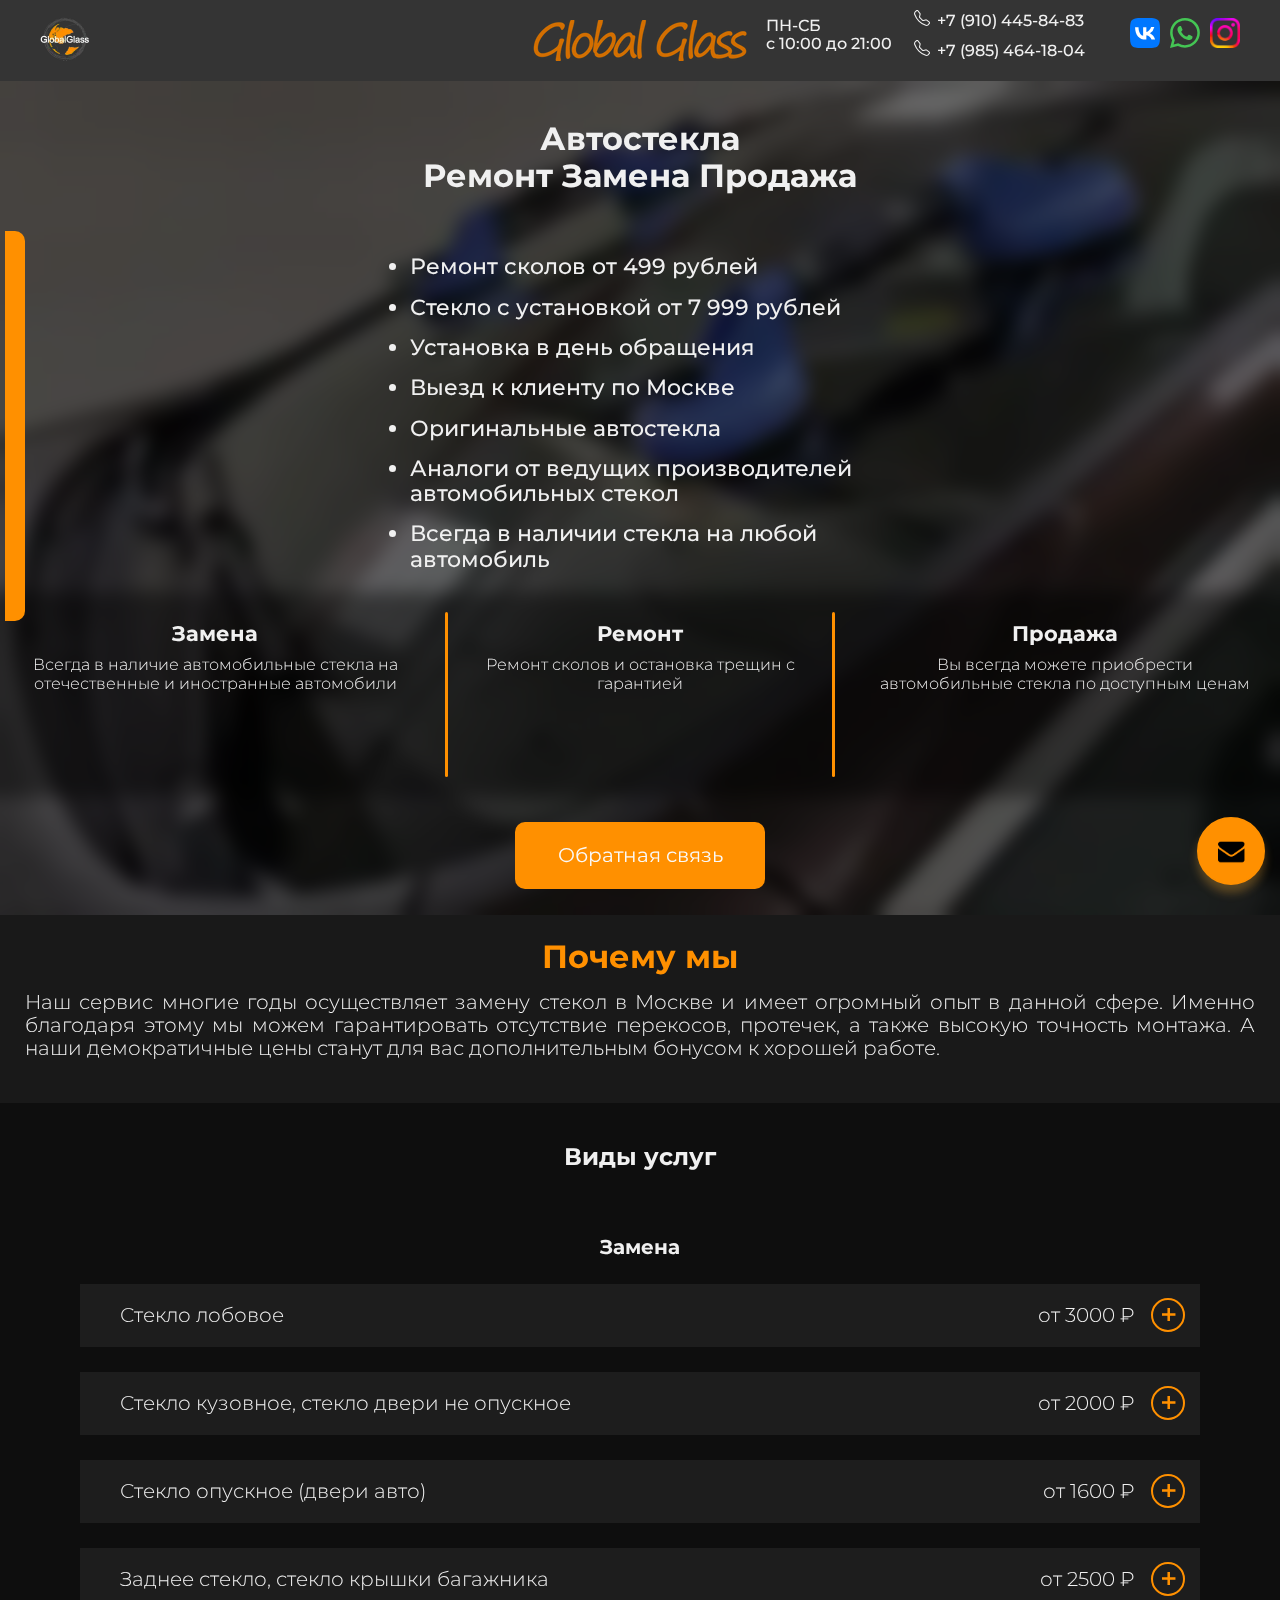
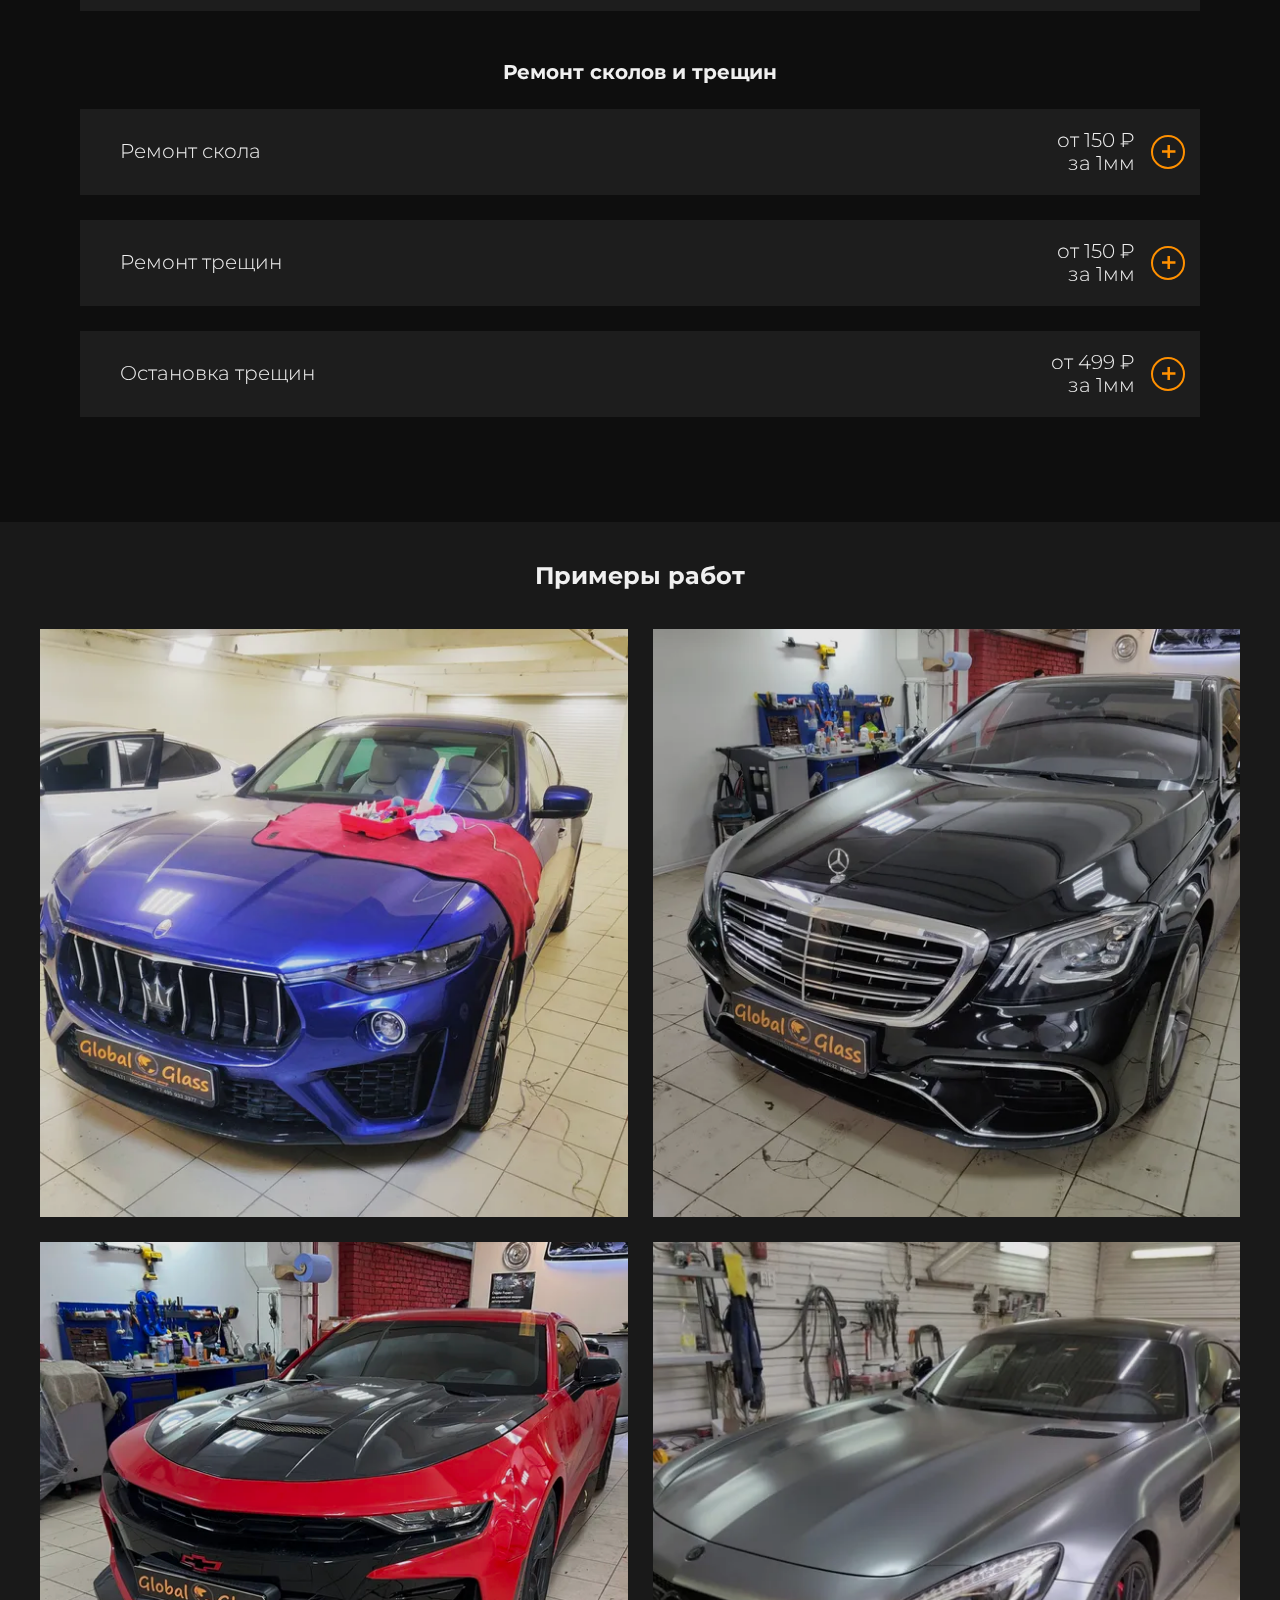
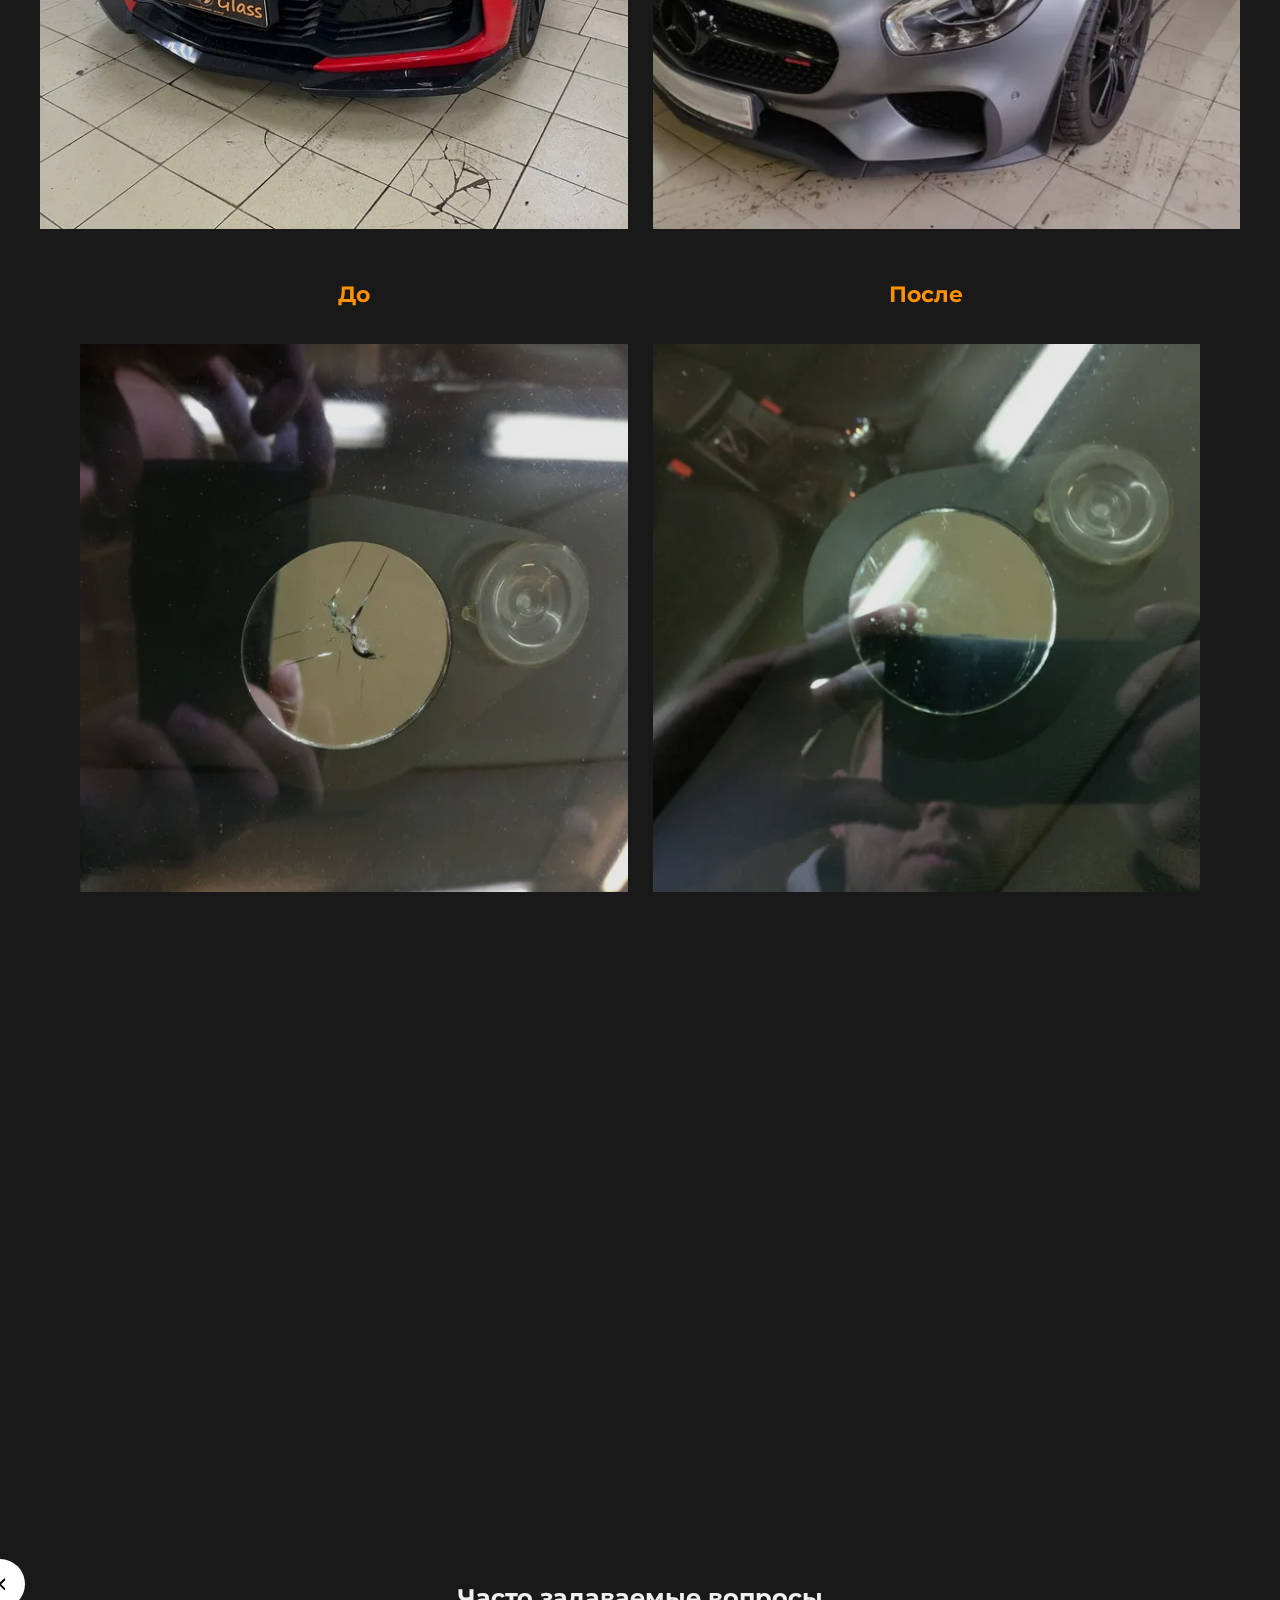
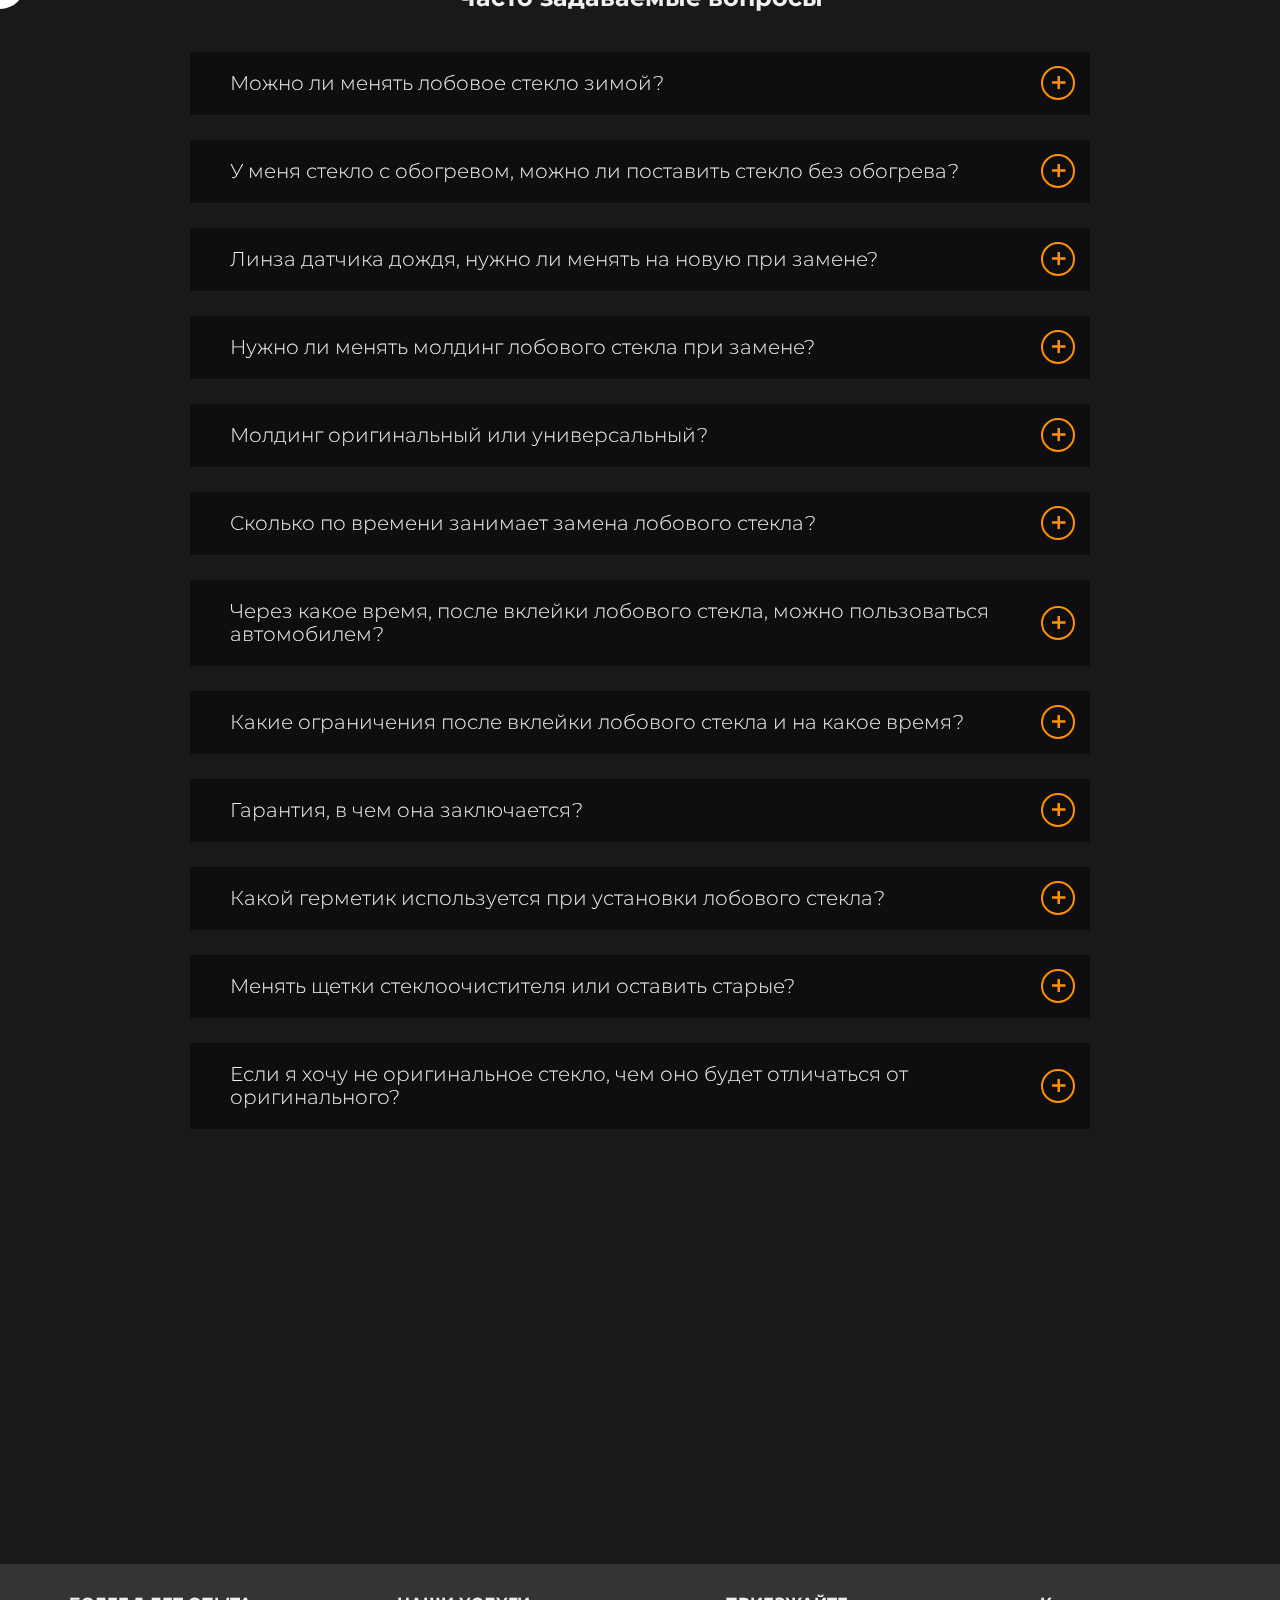
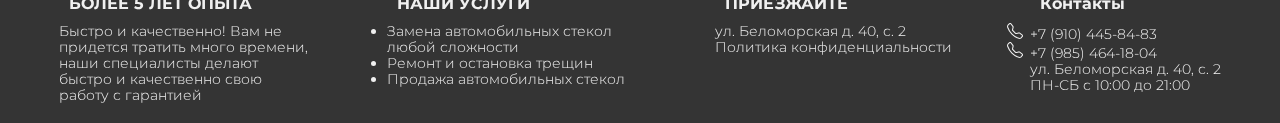
<file: src/index.html>
<!DOCTYPE html>
<html lang="ru">

<head>
    <!-- SEO v2-->
    <title>Автостекла | Замена автостекл | Ремонт лобовых стекол | Москва</title>
    <meta name="description"
        content="Автостекла Москва. Замена лобовых стекол. Ремонт сколов и трещин. Качественна замена лбовых стекол, с гарантией.">
    <meta name="yandex-verification" content="1706c20ebe7dd526">
    <meta name="yandex-verification" content="3401a4023170b432">
    <meta name="google-site-verification" content="xxRTWtLs5XyOaQaM4D-fye9gOdaWspdoz71iXRnNdbo">
    <meta charset="utf-8">
    <link rel="canonical" href="https://www.mosglobalglass.ru">
    <meta property="og:title" content="Автостекла | Замена автостекл | Ремонт лобовых стекол | Москва">
    <meta property="og:description"
        content="Автостекла Москва. Замена лобовых стекол. Ремонт сколов и трещин. Качественна замена лбовых стекол, с гарантией.">
    <meta property="og:image"
        content="https://static.wixstatic.com/media/c5bb09_d28610767b764aada486eb9123453c62~mv2.png/v1/fill/w_500,h_500,al_c/c5bb09_d28610767b764aada486eb9123453c62~mv2.png">
    <meta property="og:image:width" content="500">
    <meta property="og:image:height" content="500">
    <meta property="og:url" content="https://www.mosglobalglass.ru">
    <meta property="og:site_name" content="Автостекла Москва">
    <meta property="og:type" content="website">

    <meta name="google-site-verification" content="xxRTWtLs5XyOaQaM4D-fye9gOdaWspdoz71iXRnNdbo">
    <meta name="twitter:card" content="summary_large_image">
    <meta name="twitter:title" content="Автостекла | Замена автостекл | Ремонт лобовых стекол | Москва">
    <meta name="twitter:description"
        content="Автостекла Москва. Замена лобовых стекол. Ремонт сколов и трещин. Качественна замена лбовых стекол, с гарантией.">
    <meta name="twitter:image"
        content="https://static.wixstatic.com/media/c5bb09_d28610767b764aada486eb9123453c62~mv2.png/v1/fill/w_500,h_500,al_c/c5bb09_d28610767b764aada486eb9123453c62~mv2.png">
    <meta name="yandex-verification" content="40fe1dce431a5c42">
    <!-- <meta http-equiv="X-UA-Compatible" content="IE=edge"> -->
    <link rel="apple-touch-icon" sizes="180x180" href="./assets/favicon//apple-touch-icon.png">
    <link rel="icon" type="image/png" sizes="32x32" href="./assets/favicon//favicon-32x32.png">
    <link rel="icon" type="image/png" sizes="16x16" href="./assets/favicon//favicon-16x16.png">
    <link rel="manifest" href="./assets/favicon/site.webmanifest">
    <link rel="mask-icon" href="./assets/favicon//safari-pinned-tab.svg" color="#5bbad5">
    <meta name="msapplication-TileColor" content="#da532c">
    <meta name="theme-color" content="#ffffff">

    <link href="https://fonts.googleapis.com/css?family=Montserrat:300,regular,500,600,700&display=swap&subset=cyrillic"
        rel="stylesheet">
    <link rel="shortcut icon" href="favicon.ico" type="image/x-icon">
    <meta http-equiv="X-UA-Compatible" content="IE=edge">
    <meta name="viewport" content="width=device-width, initial-scale=1.0">
    <link rel="preload" href="styles/pages/main.css" as="style">
    <link rel="preload" href="styles/pages/normalize.css" as="style">
    <link rel="stylesheet" href="styles/pages/normalize.css">
    <link rel="stylesheet" href="styles/pages/main.css">
    <link rel="preload" as="image" href="assets/bg_new.webp">

</head>

<body>

    <div class="blackout"></div>

    <header>

        <div class="header__container">
            <!-- <div class="hamburger">
                <div class="hamburger__line"></div>
                <div class="hamburger__line"></div>
                <div class="hamburger__line"></div>
            </div> -->
            <div class="header__logo-pic">
                <img src="./assets/logo_earth_orange_2.webp" alt="" width="50" height="50">
            </div>

            <div class="logo-container">
                <img width='215' height='41' src="./assets/logo.webp" alt="">
            </div>
            <div class="contacts">

                <div class="header-logotypes">
                    <a href="https://vk.com/globalglass" target="_blank" aria-label="vk">
                        <svg class="">
                            <use xlink:href="./assets/sprites/contactsSprite.svg#vk"></use>
                        </svg>
                    </a>
                    <a href="https://wa.me/%2B79104458483 " target="_blank" aria-label="whatsapp">
                        <svg class="whatsapp">
                            <use xlink:href="./assets/sprites/contactsSprite.svg#whatsapp"></use>
                        </svg>
                    </a>
                    <a href="https://www.instagram.com/mosglobalglass/" target="_blank" aria-label="instagram">
                        <img src="./assets/instagram.webp" width="30" height="30" alt="">
                    </a>
                </div>

                <ul class="header__phones-container">
                    <li><a href="tel:+79104458483" target="_blank" aria-label="Phone">+7 (910) 445-84-83</a></li>
                    <li><a href="tel:+79854641804" target="_blank" aria-label="Phone">+7 (985) 464-18-04</a></li>
                </ul>

                <p class="header__working-time">ПН-СБ <br> с 10:00 до 21:00</p>

            </div>

        </div>

    </header>
    <main>
        <div class="test">
            <div class="main__blackout"></div>
            <img src="./assets/bg_new.webp" alt="logo">
            <div class="main__service">
                <h1>
                    Автостекла <br>
                    Ремонт Замена Продажа
                </h1>
            </div>
            <ul class="main__service-list">
                <li><a href="#restore">Ремонт сколов от 499 рублей</a></li>
                <li><a href="#replacement-link">Стекло с установкой от 7 999 рублей</a></li>
                <li>Установка в день обращения</li>
                <li>Выезд к клиенту по Москве</li>
                <li>Оригинальные автостекла</li>
                <li>Аналоги от ведущих производителей автомобильных стекол</li>
                <li>Всегда в наличии стекла на любой автомобиль</li>
            </ul>

            <div class="main__service-types">
                <div class="main__service-blackout"></div>
                <div class="service-item">
                    <h2>Замена</h2>
                    <p>
                        Всегда в наличие автомобильные стекла на отечественные и иностранные автомобили</p>
                </div>
                <div class="service-item service-item--center ">
                    <h2>Ремонт</h2>
                    <p>

                        Ремонт сколов и остановка трещин с гарантией</p>
                </div>
                <div class="service-item">
                    <h2>Продажа</h2>
                    <p>

                        Вы всегда можете приобрести автомобильные стекла по доступным ценам </p>
                </div>
            </div>

            <div class="call-me-container">
                <button id="feedback">Обратная связь</button>
            </div>

        </div>


        <section class="advantages">
            <h2 class="advantages__header">Почему мы</h2>
            <p>Наш сервис многие годы осуществляет замену стекол в Москве и имеет огромный опыт в данной сфере. Именно
                благодаря этому мы можем гарантировать отсутствие перекосов, протечек, а также высокую точность монтажа.
                А
                наши демократичные цены станут для вас дополнительным бонусом к хорошей работе.</p>

        </section>
        <section class="services">
            <h2>Виды услуг</h2>
            <div class="services-container">
                <div class="replacement">
                    <h3 id="replacement-link">Замена</h3>

                    <div class="issue__container">

                        <div class="issue">
                            <p class="issue__question">Стекло лобовое</p>
                            <p class="issue__price"> от 3000 &#8381;</p>
                            <div class="accordion__arrow"><span class="accordion__arrow-item ">+</span></div>
                        </div>
                        <p class="issue__answer">Что входит в стоимость:<br>
                            Демонтаж\монтаж поводков стеклоочистителя, жабо, молдинги, датчик дождя\света, камеры
                            (если
                            имеются), стекло лобовое.
                            Переклейка датчика дождя и других элементов на стекле (Антенны сигнализаций,
                            транспондеры,
                            пропуска, регистраторы и т.п). Вклейка нового стекла lorem</p>
                    </div>
                    <div class="issue__container">

                        <div class="issue">
                            <p class="issue__question">Стекло кузовное, стекло двери не опускное</p>
                            <p class="issue__price"> от 2000 &#8381;</p>
                            <div class="accordion__arrow"><span class="accordion__arrow-item ">+</span></div>
                        </div>
                        <p class="issue__answer">Что входит в стоимость:<br>
                            Демонтаж\монтаж молдингов, стекла. Уборка салона от осколков. Вклейка нового стекла.</p>
                    </div>
                    <div class="issue__container">
                        <div class="issue">
                            <p class="issue__question">Стекло опускное (двери авто)</p>
                            <p class="issue__price"> от 1600 &#8381;</p>
                            <div class="accordion__arrow"><span class="accordion__arrow-item ">+</span></div>
                        </div>
                        <p class="issue__answer">Что входит в стоимость: <br>
                            Демонтаж\монтаж карт дверей, уплотнителей. Чистка дверей и салона от осколков. Смазка
                            стеклоподъемника, установка нового стекла.</p>
                    </div>

                    <div class="issue__container">
                        <div class="issue">
                            <p class="issue__question">Заднее стекло, стекло крышки багажника</p>
                            <p class="issue__price"> от 2500 &#8381;</p>
                            <div class="accordion__arrow"><span class="accordion__arrow-item ">+</span></div>
                        </div>
                        <p class="issue__answer">Что входит в стоимость: <br>
                            Демонтаж\монтаж карт крышки багажника (универсалы, внедорожники, лифтбек) , боковые
                            облицовки
                            (седан). Уборка салона от осколков. Установка нового стекла.</p>
                    </div>

                </div>
                <div class="restoration">
                    <h3 id="restore">Ремонт сколов и трещин</h3>

                    <div class="issue__container">

                        <div class="issue">
                            <p class="issue__question"> Ремонт скола</p>
                            <p class="issue__price"> от 150 &#8381; <br>за 1мм</p>
                            <div class="accordion__arrow"><span class="accordion__arrow-item ">+</span></div>
                        </div>
                        <p class="issue__answer">Что входит в стоимость: <br>
                            Сверление места скола. Заполнение
                            специальными полимерами,
                            "запечатывание" места сверления. Сушка под
                            ультрафиолетовой лампой <br>
                            Гарантия 1 год</p>
                    </div>
                    <div class="issue__container">

                        <div class="issue">
                            <p class="issue__question">Ремонт трещин</p>
                            <p class="issue__price"> от 150 &#8381; <br>за 1мм</p>
                            <div class="accordion__arrow"><span class="accordion__arrow-item ">+</span></div>
                        </div>
                        <p class="issue__answer">Что входит в стоимость: <br>
                            Остановка трещины. Заполнение трещины
                            специальными полимерами. "Запечатывание" <br>Гарантия 1 год</p>
                    </div>
                    <div class="issue__container">

                        <div class="issue">
                            <p class="issue__question">Остановка трещин</p>
                            <p class="issue__price"> от 499 &#8381; <br>за 1мм</p>
                            <div class="accordion__arrow"><span class="accordion__arrow-item ">+</span></div>
                        </div>
                        <p class="issue__answer">
                            Что входит в стоимость: <br>
                            Остановка трещины (сверление в конце трещины
                            и создании искусственного скола). Заполнение
                            места скола специальными полимерами. Сушка
                            под ультрафиолетовой лампой<br>
                            Гарантия 1 год</p>
                    </div>

                </div>
            </div>
        </section>


        <!-- Yandex.Metrika counter -->
        <script type="text/javascript">
            (function (m, e, t, r, i, k, a) {
                m[i] = m[i] || function () { (m[i].a = m[i].a || []).push(arguments) };
                m[i].l = 1 * new Date();
                for (var j = 0; j < document.scripts.length; j++) { if (document.scripts[j].src === r) { return; } }
                k = e.createElement(t), a = e.getElementsByTagName(t)[0], k.async = 1, k.src = r, a.parentNode.insertBefore(k, a)
            })
                (window, document, "script", "https://mc.yandex.ru/metrika/tag.js", "ym");

            ym(50977319, "init", {
                clickmap: true,
                trackLinks: true,
                accurateTrackBounce: true,
                webvisor: true
            });
        </script>
        <noscript>
            <div><img src="https://mc.yandex.ru/watch/50977319" style="position:absolute; left:-9999px;" alt="" /></div>
        </noscript>
        <!-- /Yandex.Metrika counter -->


        <div id="photos-wrapper"></div>

        <section class="issues">
            <div class="issues__container">
                <h2>Часто задаваемые вопросы</h2>
                <div class="issue__container">

                    <div class="issue">
                        <p class="issue__question">Можно ли менять лобовое стекло зимой?</p>
                        <div class="accordion__arrow"><span class="accordion__arrow-item ">+</span></div>
                    </div>
                    <p class="issue__answer">Менять стекло можно в любое время года . Главное условие- нанесение
                        герметика на стекло при
                        температуре от 10 градусов выше нуля</p>
                </div>

                <div class="issue__container">
                    <div class="issue">
                        <div class="accordion__arrow"><span class="accordion__arrow-item ">+</span></div>
                        <p class="issue__question">У меня стекло с обогревом, можно ли поставить стекло без обогрева?
                        </p>
                    </div>
                    <p class="issue__answer">Можно установить стекло без обогрева, просто разъемы под обогрев останутся
                        пустыми.</p>
                </div>


                <div class="issue__container">
                    <div class="issue">
                        <div class="accordion__arrow"><span class="accordion__arrow-item ">+</span></div>
                        <p class="issue__question">Линза датчика дождя, нужно ли менять на новую при замене?</p>
                    </div>
                    <p class="issue__answer h100">Не на всех автомобилях возможно сохранить линзу датчика дождя. Для
                        каждого авто это условие
                        индивидуально.</p>
                </div>

                <div class="issue__container">
                    <div class="issue">
                        <div class="accordion__arrow"><span class="accordion__arrow-item ">+</span></div>
                        <p class="issue__question">Нужно ли менять молдинг лобового стекла при замене?</p>
                    </div>
                    <p class="issue__answer h100">Молдинг лобового стекла-это резиновое изделие, который может со
                        временем рассыхаться и
                        трескаться, и
                        не на каждом автомобиле есть возможность сохранить его. По этому замена молдинга на прямую
                        зависит
                        от его состояния и\или возможности аккуратного демонтажа со стекла автомобиля.</p>
                </div>



                <div class="issue__container">
                    <div class="issue">
                        <div class="accordion__arrow"><span class="accordion__arrow-item ">+</span></div>
                        <p class="issue__question"> Молдинг оригинальный или универсальный?</p>
                    </div>
                    <p class="issue__answer">Все зависит от желания клиента. Молдинг-это декоративная окантовка лобового
                        стекла
                        автомобиля и
                        она
                        не несет каких либо свойств герметизации и крепления стекла к рамке лобового стекла
                        автомобиля.
                    </p>
                </div>



                <div class="issue__container">
                    <div class="issue">
                        <div class="accordion__arrow"><span class="accordion__arrow-item ">+</span></div>
                        <p class="issue__question">Сколько по времени занимает замена лобового стекла?</p>
                    </div>
                    <p class="issue__answer">В среднем замена лобового стекла занимает 1 час.</p>
                </div>



                <div class="issue__container">
                    <div class="issue">
                        <div class="accordion__arrow"><span class="accordion__arrow-item ">+</span></div>
                        <p class="issue__question">Через какое время, после вклейки лобового стекла, можно пользоваться
                            автомобилем?</p>
                    </div>
                    <p class="issue__answer">Пользоваться автомобилем можно через 20 минут после вклейки стекла, но с
                        ограничениями.</p>
                </div>



                <div class="issue__container">
                    <div class="issue">
                        <div class="accordion__arrow"><span class="accordion__arrow-item ">+</span></div>
                        <p class="issue__question">Какие ограничения после вклейки лобового стекла и на какое время?</p>
                    </div>
                    <p class="issue__answer h100 hm280">Соблюдать ограничения нужно в течение суток после вклейки.
                        Ограничения по парковки-авто
                        обязательно парковать на ровном месте (нельзя парковать авто на бордюры, сугробы, в зимнее
                        время
                        года и т.п.), чтобы избежать перекоса кузова, что может повлечет за собой неправильное
                        положение
                        стекла при высыхании герметика. Мыть автомобиль оборудованием высокого давления. Снимать
                        клейкую
                        ленту. Давить на стекло изнутри.</p>

                </div>



                <div class="issue__container">

                    <div class="issue">
                        <div class="accordion__arrow"><span class="accordion__arrow-item ">+</span></div>
                        <p class="issue__question">Гарантия, в чем она заключается?</p>
                    </div>
                    <p class="issue__answer">Гарантия дается на работу и составляет она 5 лет. Гарантия на герметичность
                        вклеенного
                        стекла,
                        крепления зеркала заднего вида, консоли датчика дождя, камер.</p>
                </div>



                <div class="issue__container">

                    <div class="issue">
                        <div class="accordion__arrow"><span class="accordion__arrow-item ">+</span></div>
                        <p class="issue__question">Какой герметик используется при установки лобового стекла?</p>
                    </div>
                    <p class="issue__answer h100">Мы используем герметик Немецкого производства на основе полиуретана, у
                        которого время
                        застывания
                        поверхностной пленки 20 минут, что позволяет эксплуатировать авто сразу после работ по
                        замене
                        стекла.</p>
                </div>
                <div class="issue__container">

                    <div class="issue">
                        <div class="accordion__arrow"><span class="accordion__arrow-item ">+</span></div>
                        <p class="issue__question">Менять щетки стеклоочистителя или оставить старые?</p>
                    </div>
                    <p class="issue__answer">Новое стекло-новые щетки! Мы рекомендуем заменить, так как, старые быстрее
                        начнут затирать
                        новое
                        стекло</p>
                </div>

                <div class="issue__container">
                    <div class="issue">
                        <div class="accordion__arrow"><span class="accordion__arrow-item ">+</span></div>
                        <p class="issue__question">Если я хочу не оригинальное стекло, чем оно будет отличаться от
                            оригинального?</p>
                    </div>
                    <p class="issue__answer h100">Не оригинальное стекло-это полная копия оригинала. Шелкография и
                        консоли датчика дождя,
                        камеры,
                        если они имеются, нити обогрев будет в точности такие же, и в тех же местах, как и на
                        оригинальном стекле Единственное отличие-это отсутствие логотипа марки Вашего авто. И само
                        собой
                        ценой, не оригинал в разы дешевле оригинала.</p>
                </div>

            </div>
        </section>

        <div id="ya-maps" class="main__maps">


        </div>


    </main>

    <footer>
        <div class="container">
            <div class="item">
                <h3>БОЛЕЕ 5 ЛЕТ ОПЫТА</h3>
                <p>Быстро и качественно! Вам не придется тратить много времени, наши специалисты делают быстро и
                    качественно свою работу с гарантией</p>
            </div>
            <div class="item">
                <h3>НАШИ УСЛУГИ</h3>

                <ul>
                    <li>Замена автомобильных стекол любой сложности</li>
                    <li>Ремонт и остановка трещин</li>
                    <li>Продажа автомобильных стекол</li>
                </ul>


            </div>
            <div class="item">
                <h3>ПРИЕЗЖАЙТЕ</h3>
                <p>ул. Беломорская д. 40, с. 2 <br> <a
                        href="https://www.mosglobalglass.ru/politika-konfidecialnosti?lang=en">Политика
                        конфиденциальности</a></p>
            </div>
            <div class="item">
                <h3>Контакты</h3>
                <ul class="item__contact-list">
                    <li><a href="tel:+79104458483" target="_blank">+7 (910) 445-84-83</a></li>
                    <li><a href="tel:+79854641804" target="_blank">+7 (985) 464-18-04</a></li>
                </ul>
                <p>ул. Беломорская д. 40, с. 2
                </p>
                <p>ПН-СБ с 10:00 до 21:00</p>
            </div>
        </div>
    </footer>

    <div id="burger-menu"></div>
    <div id="connect-window"></div>

    <script type="module" src="index.js"></script>

    <!-- <script defer src="hamburger.js"></script> -->
    <!-- <script defer src="contacts-window.js"></script>
    <script defer src="tg_bot.js"></script>
    <script defer src="issues.js"></script> -->
</body>

</html>
</file>
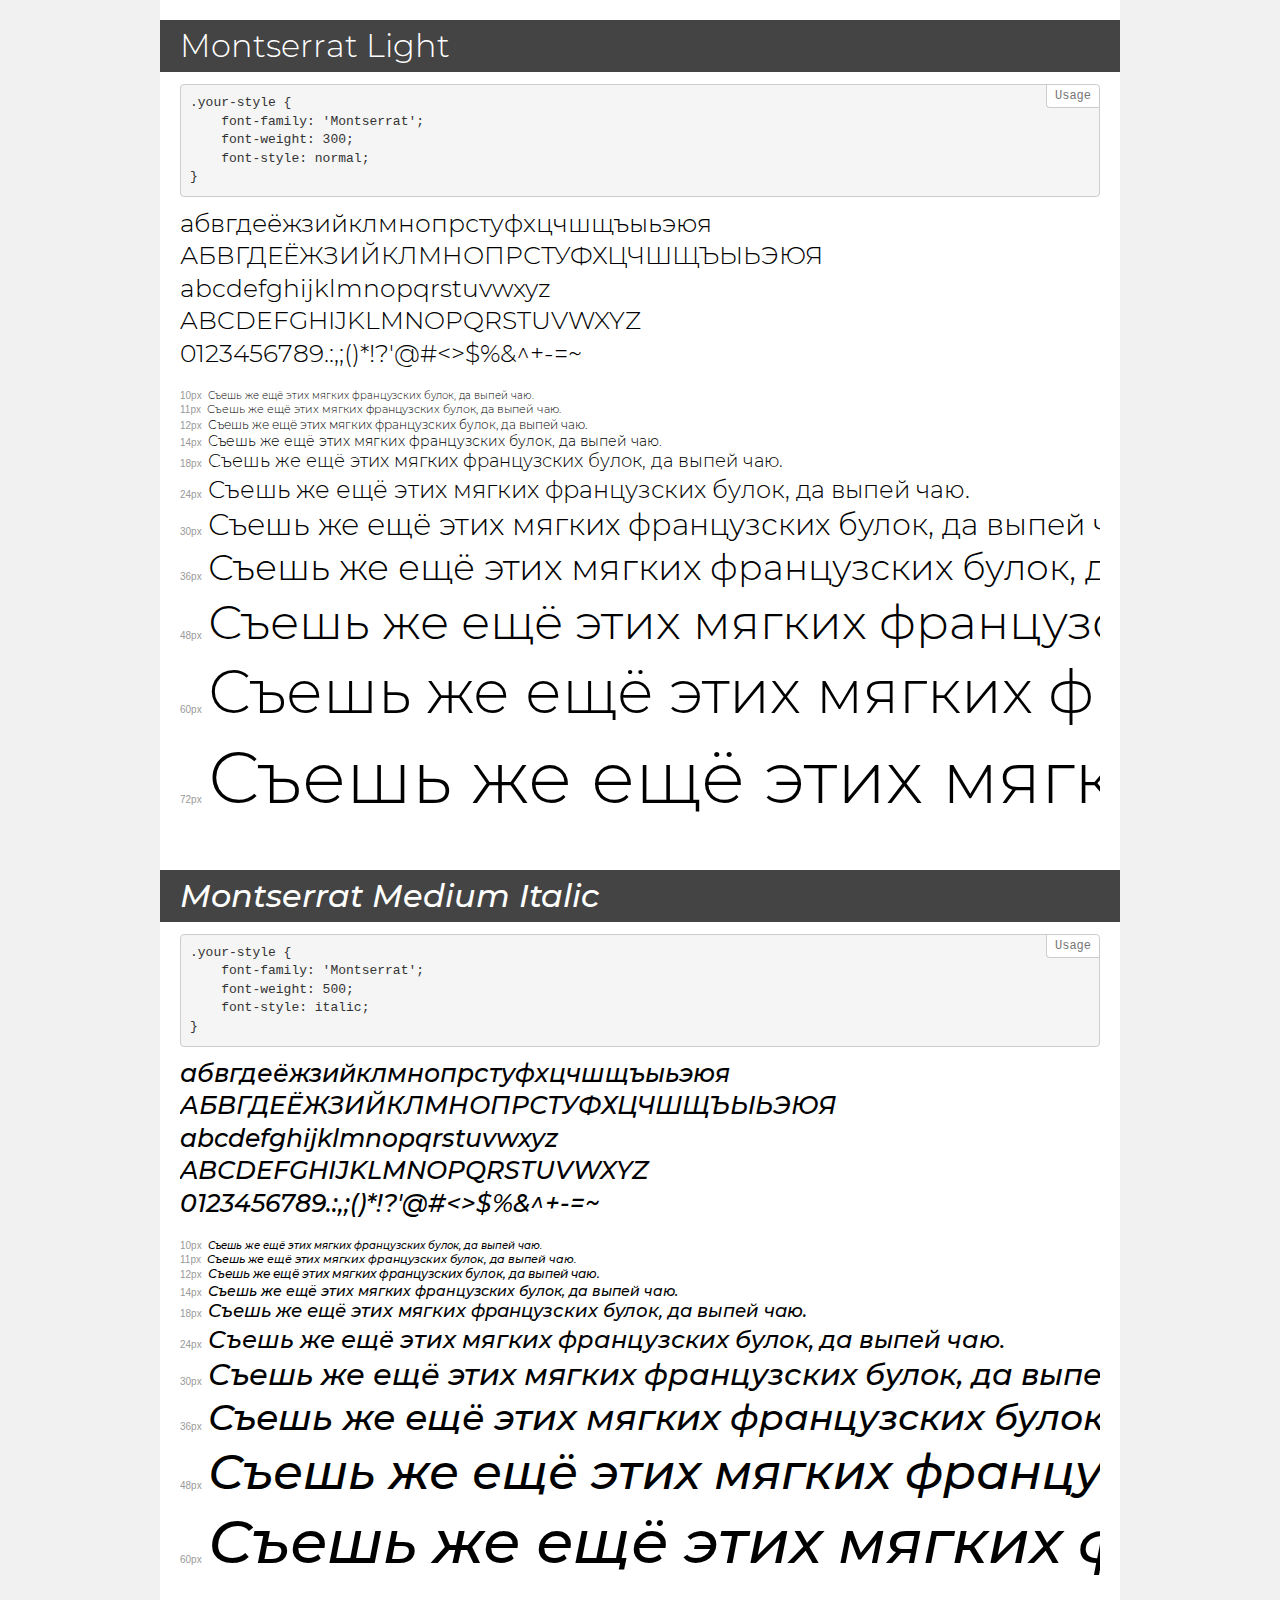
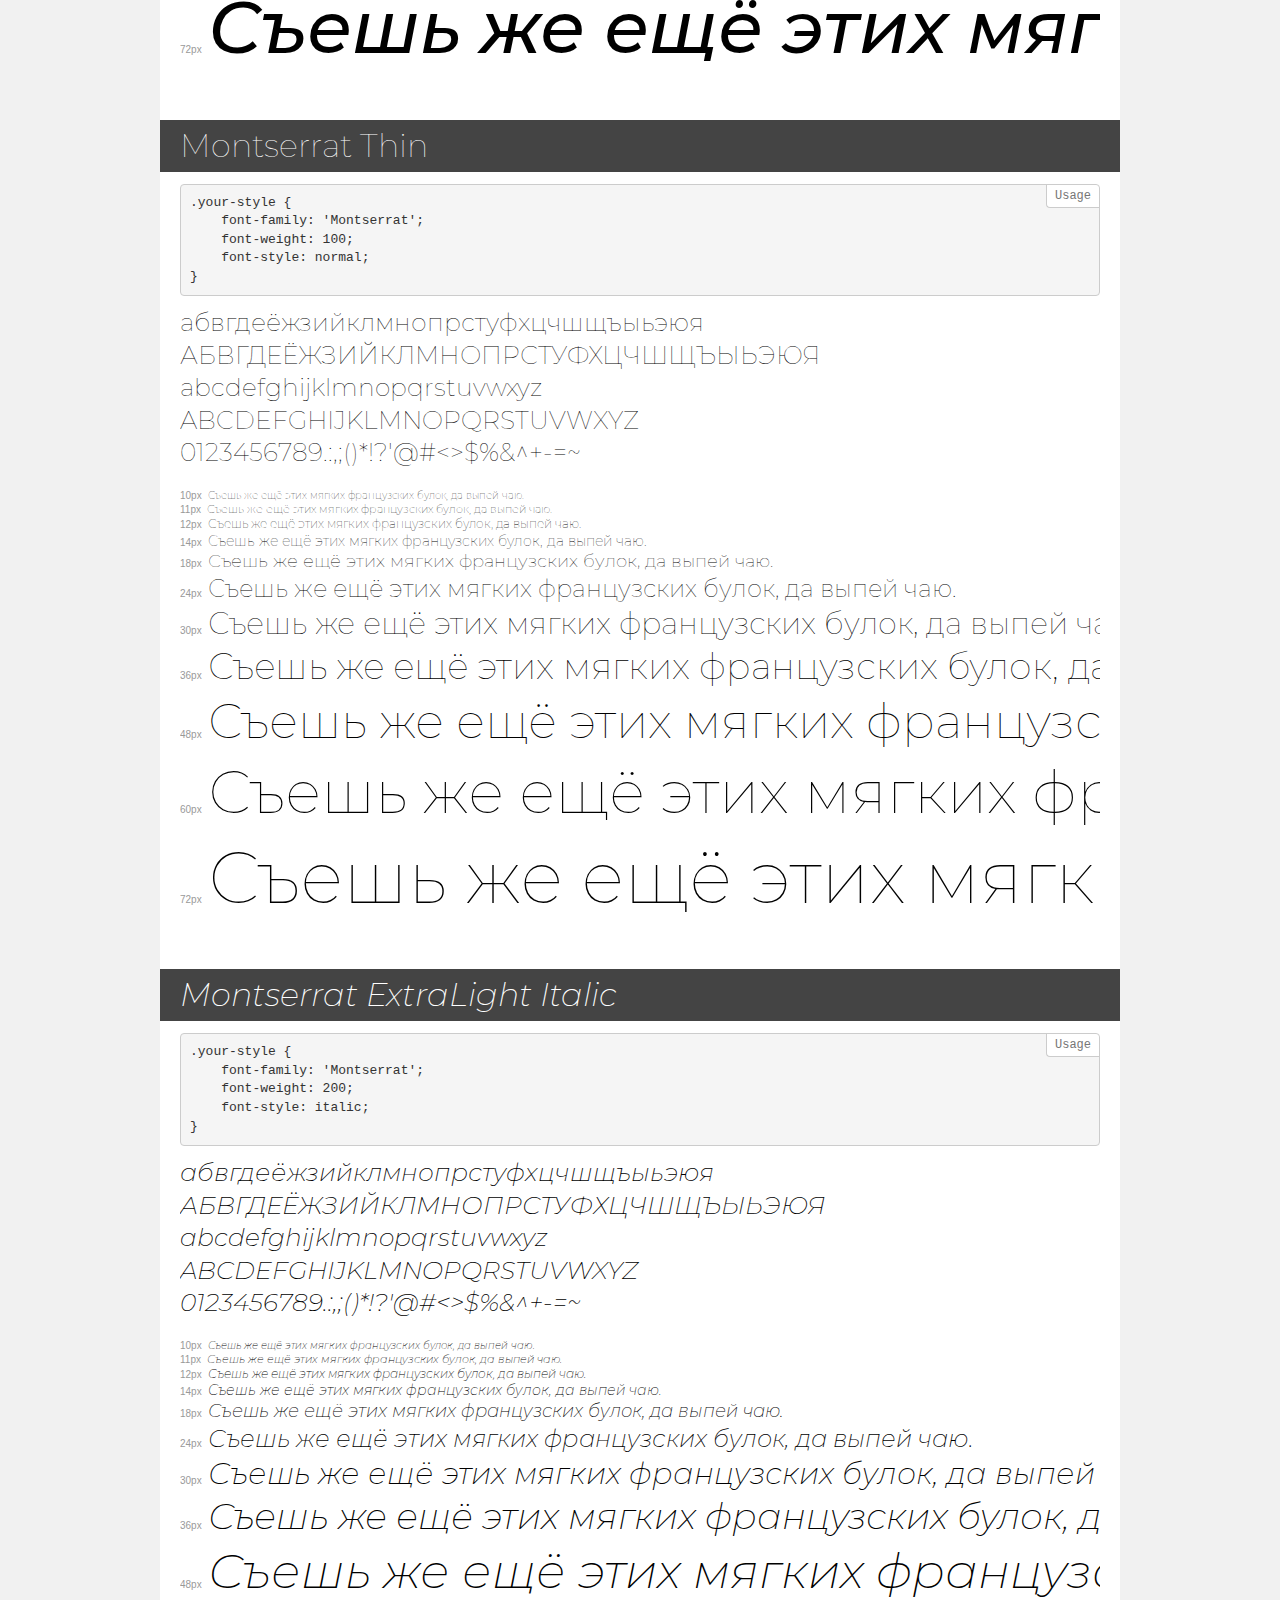
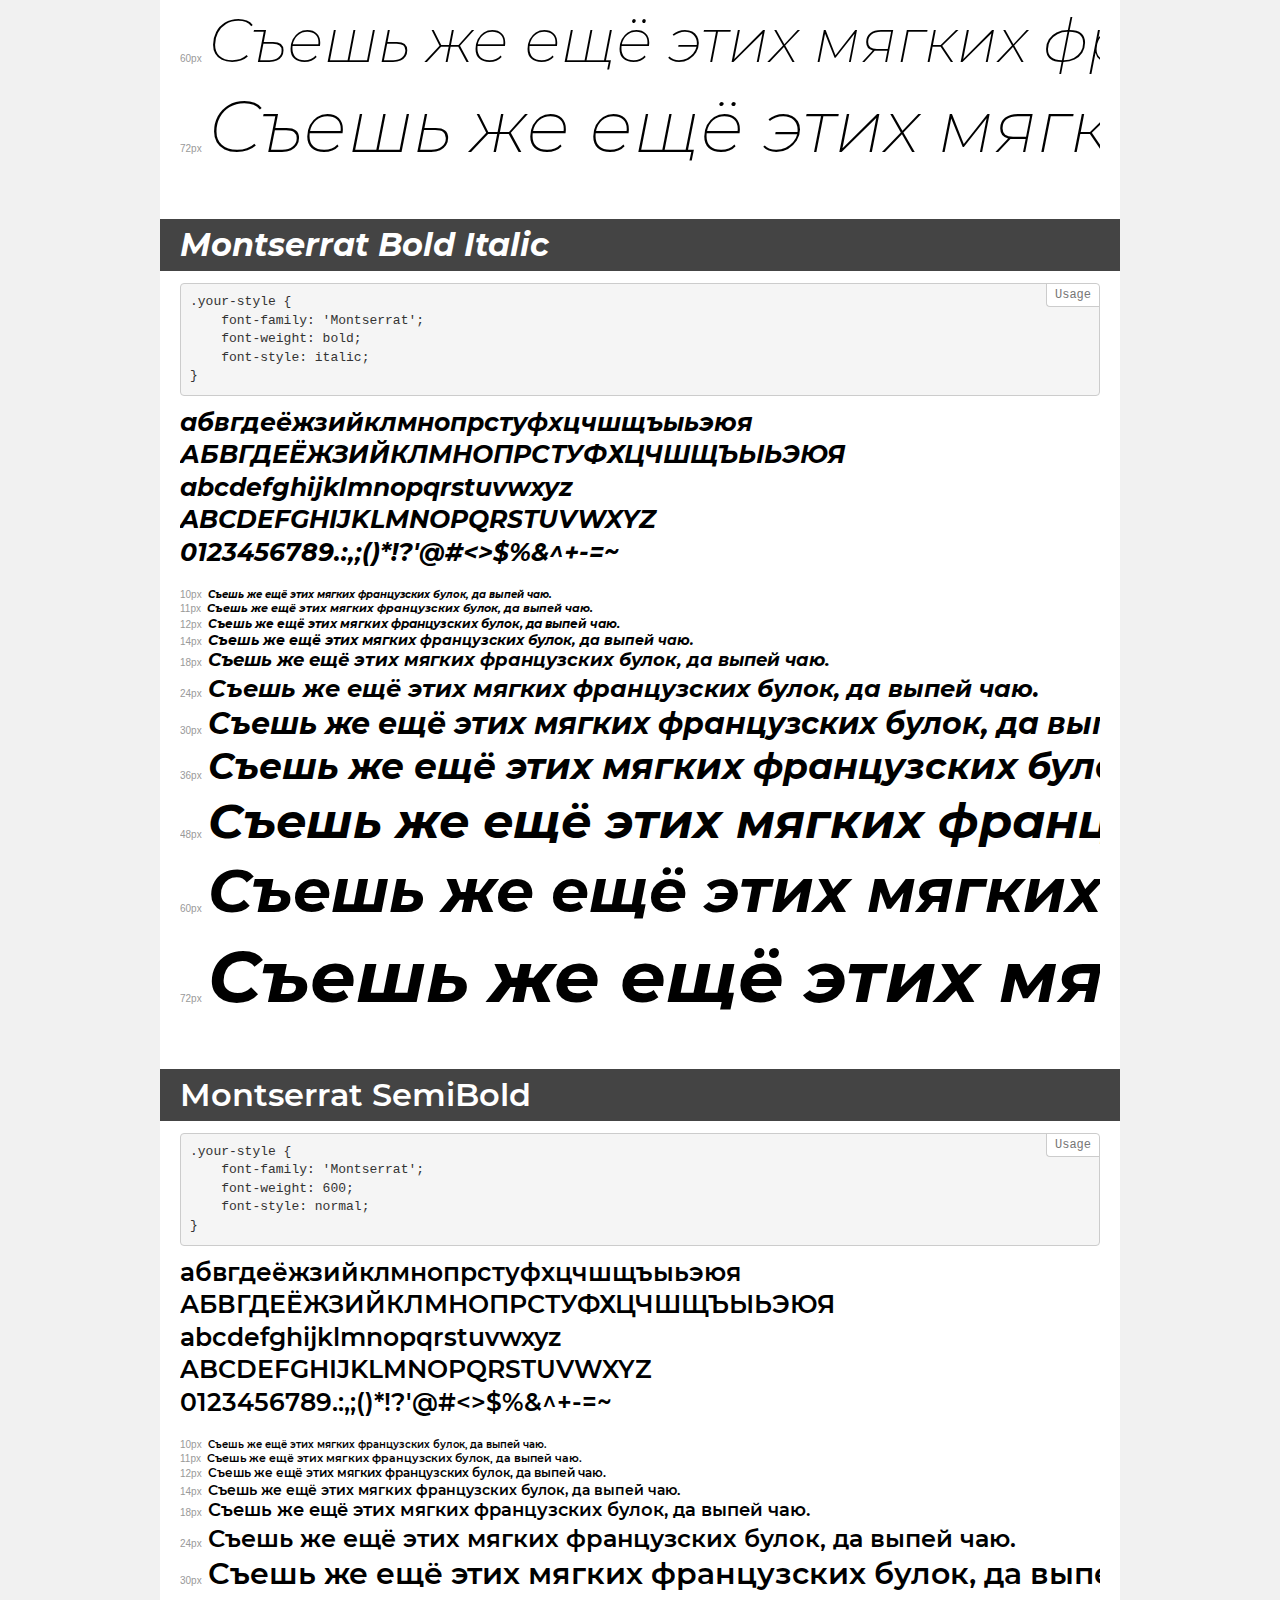
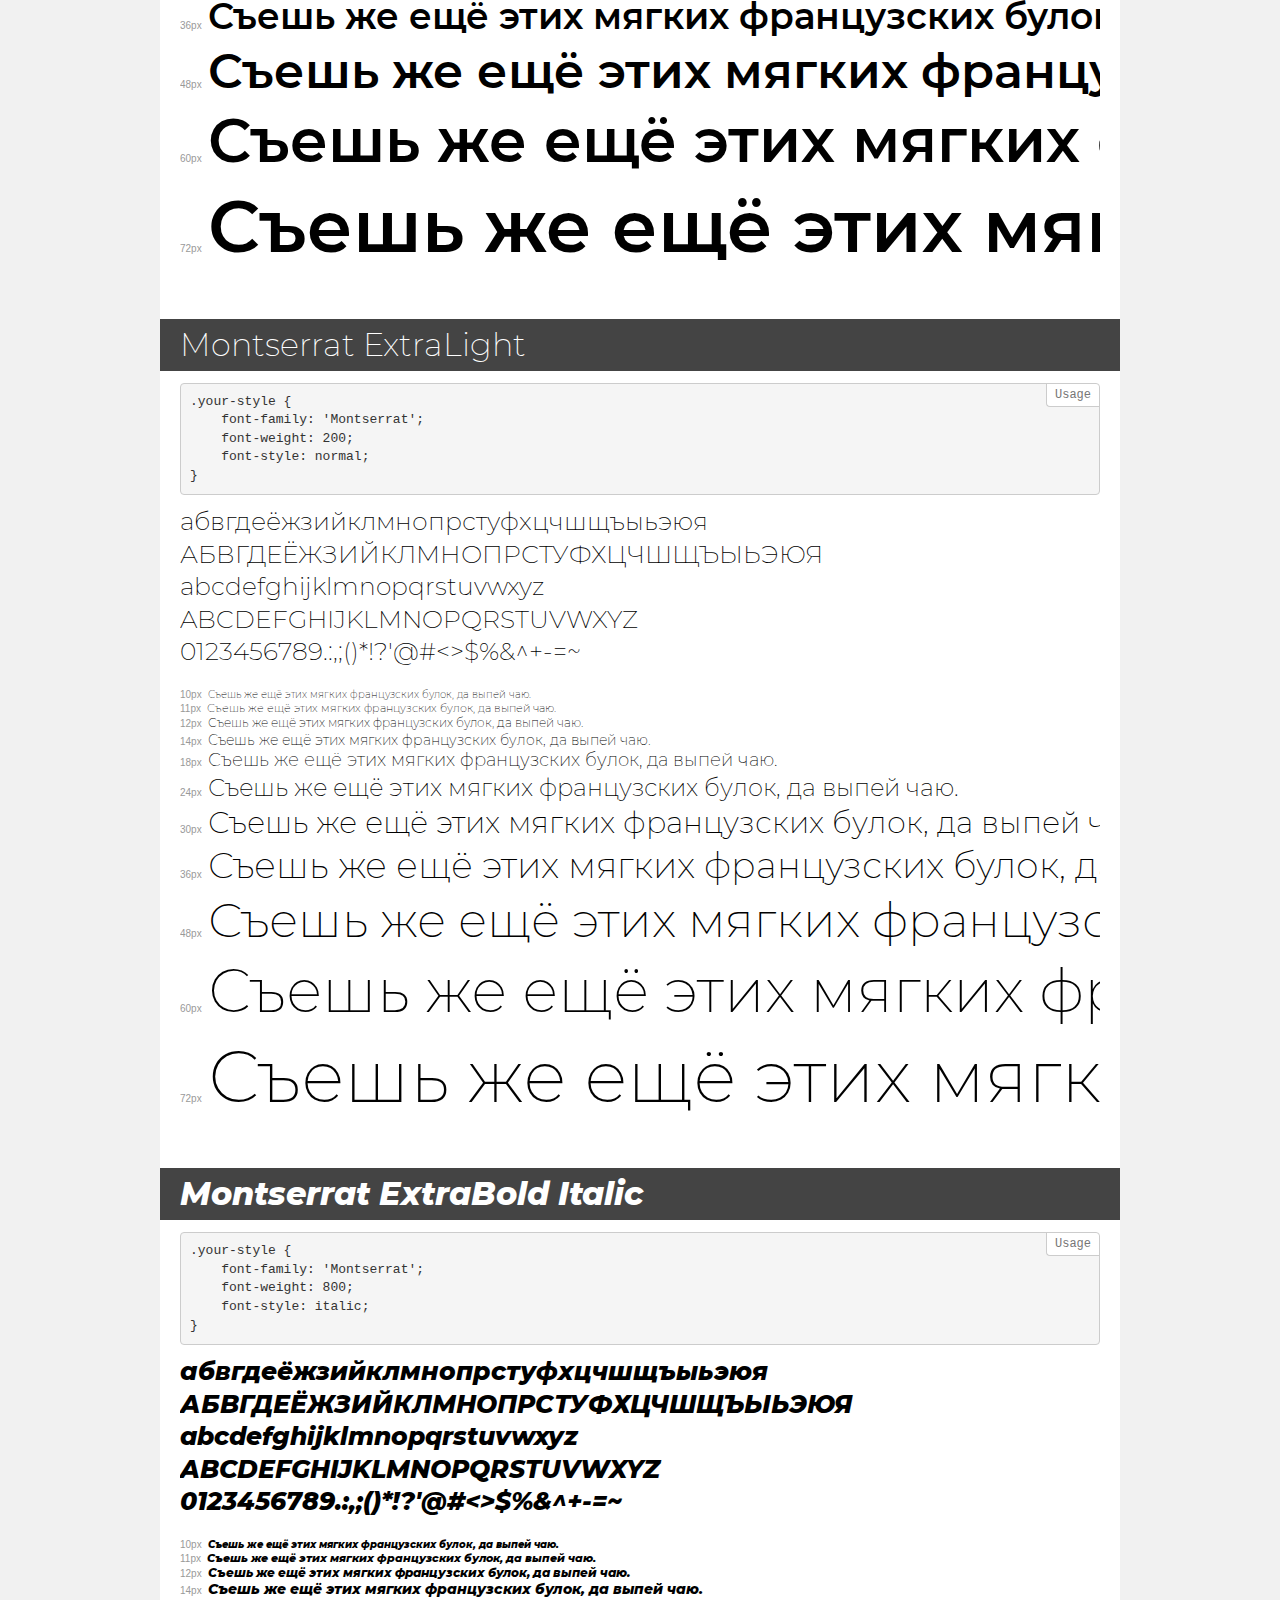
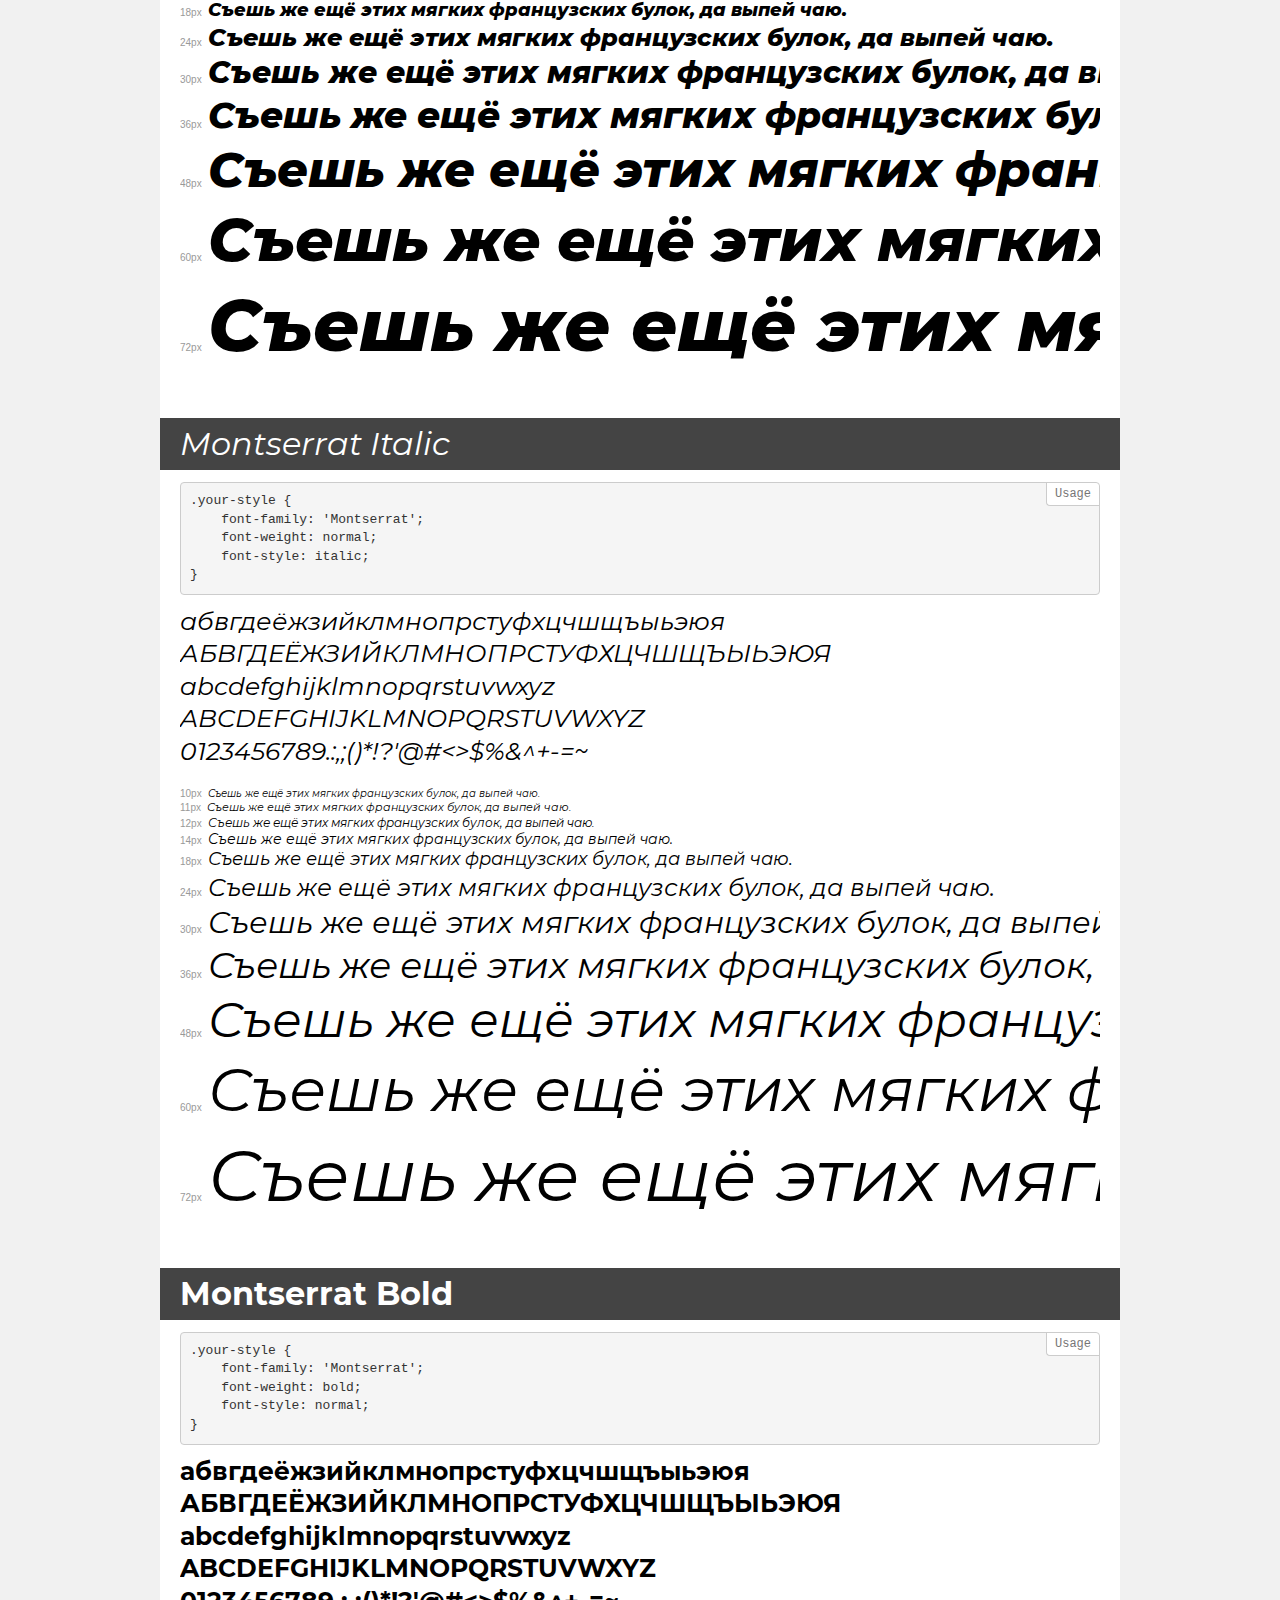
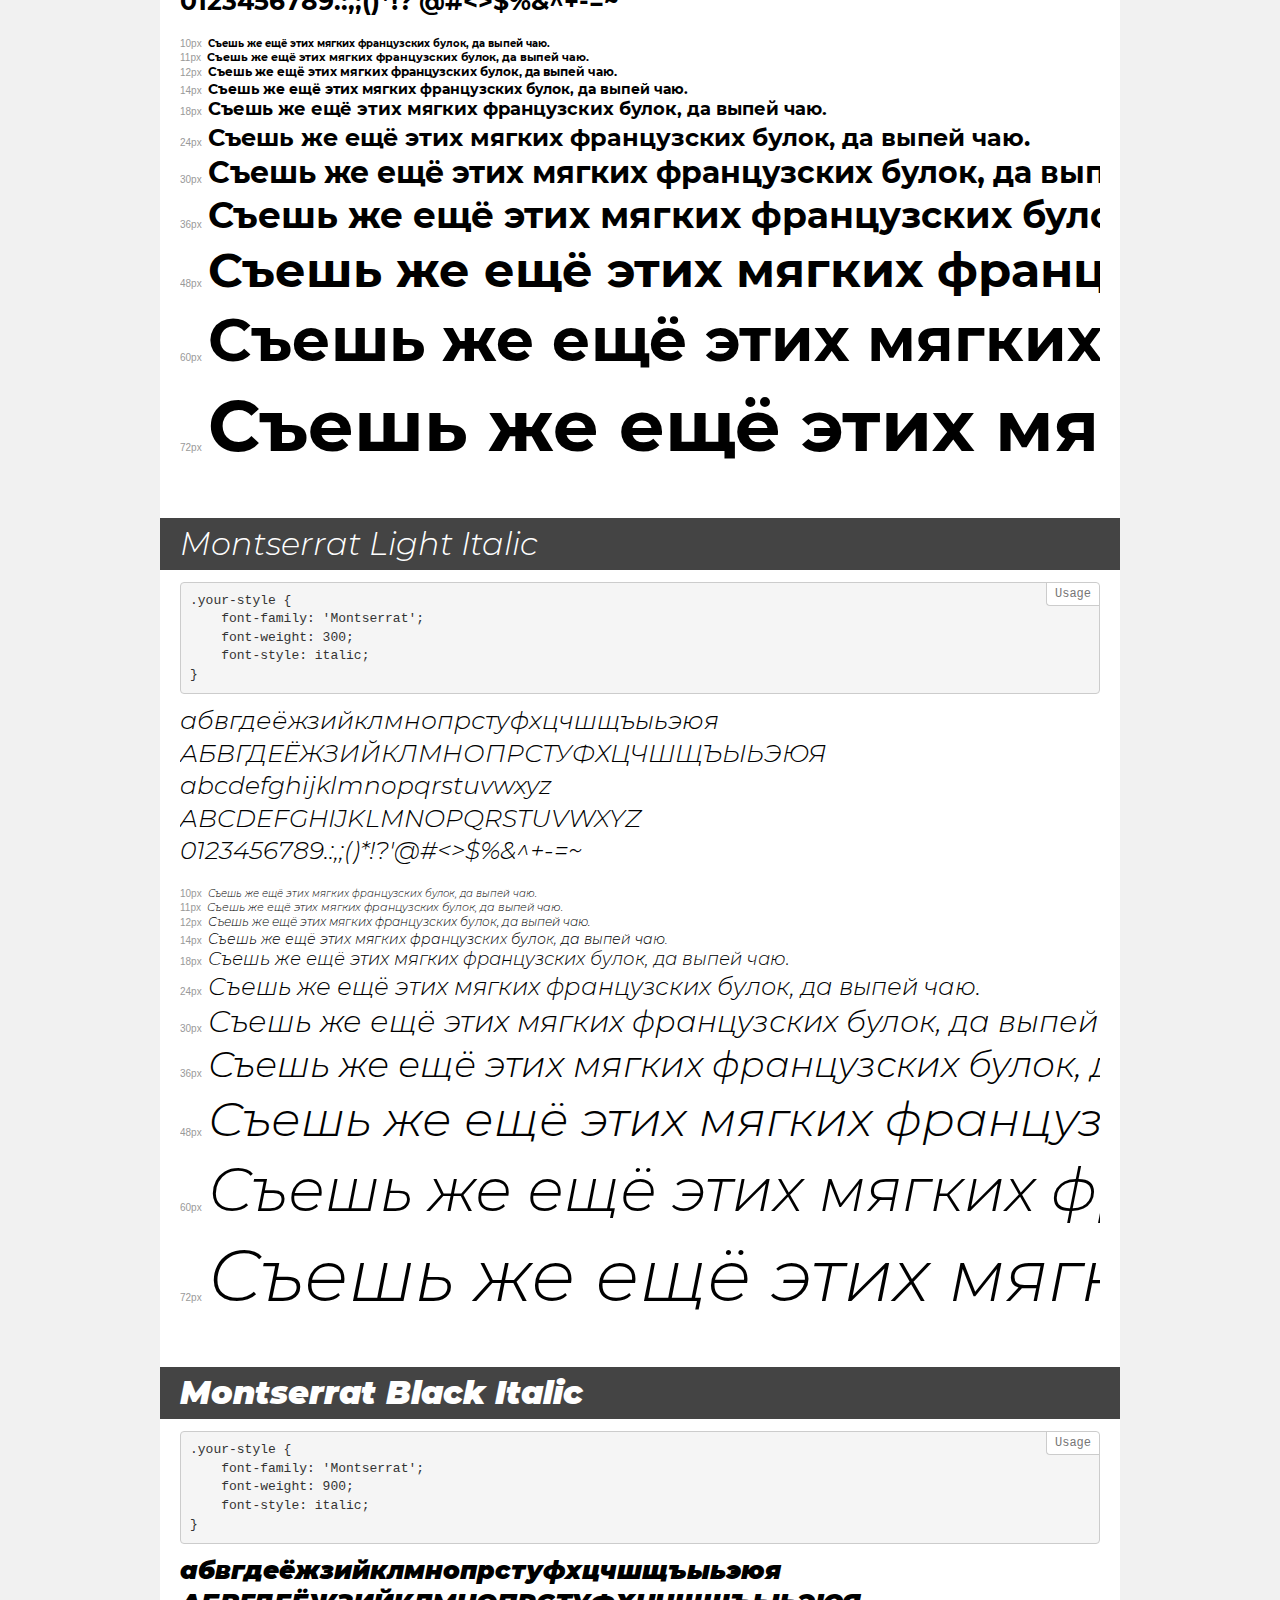
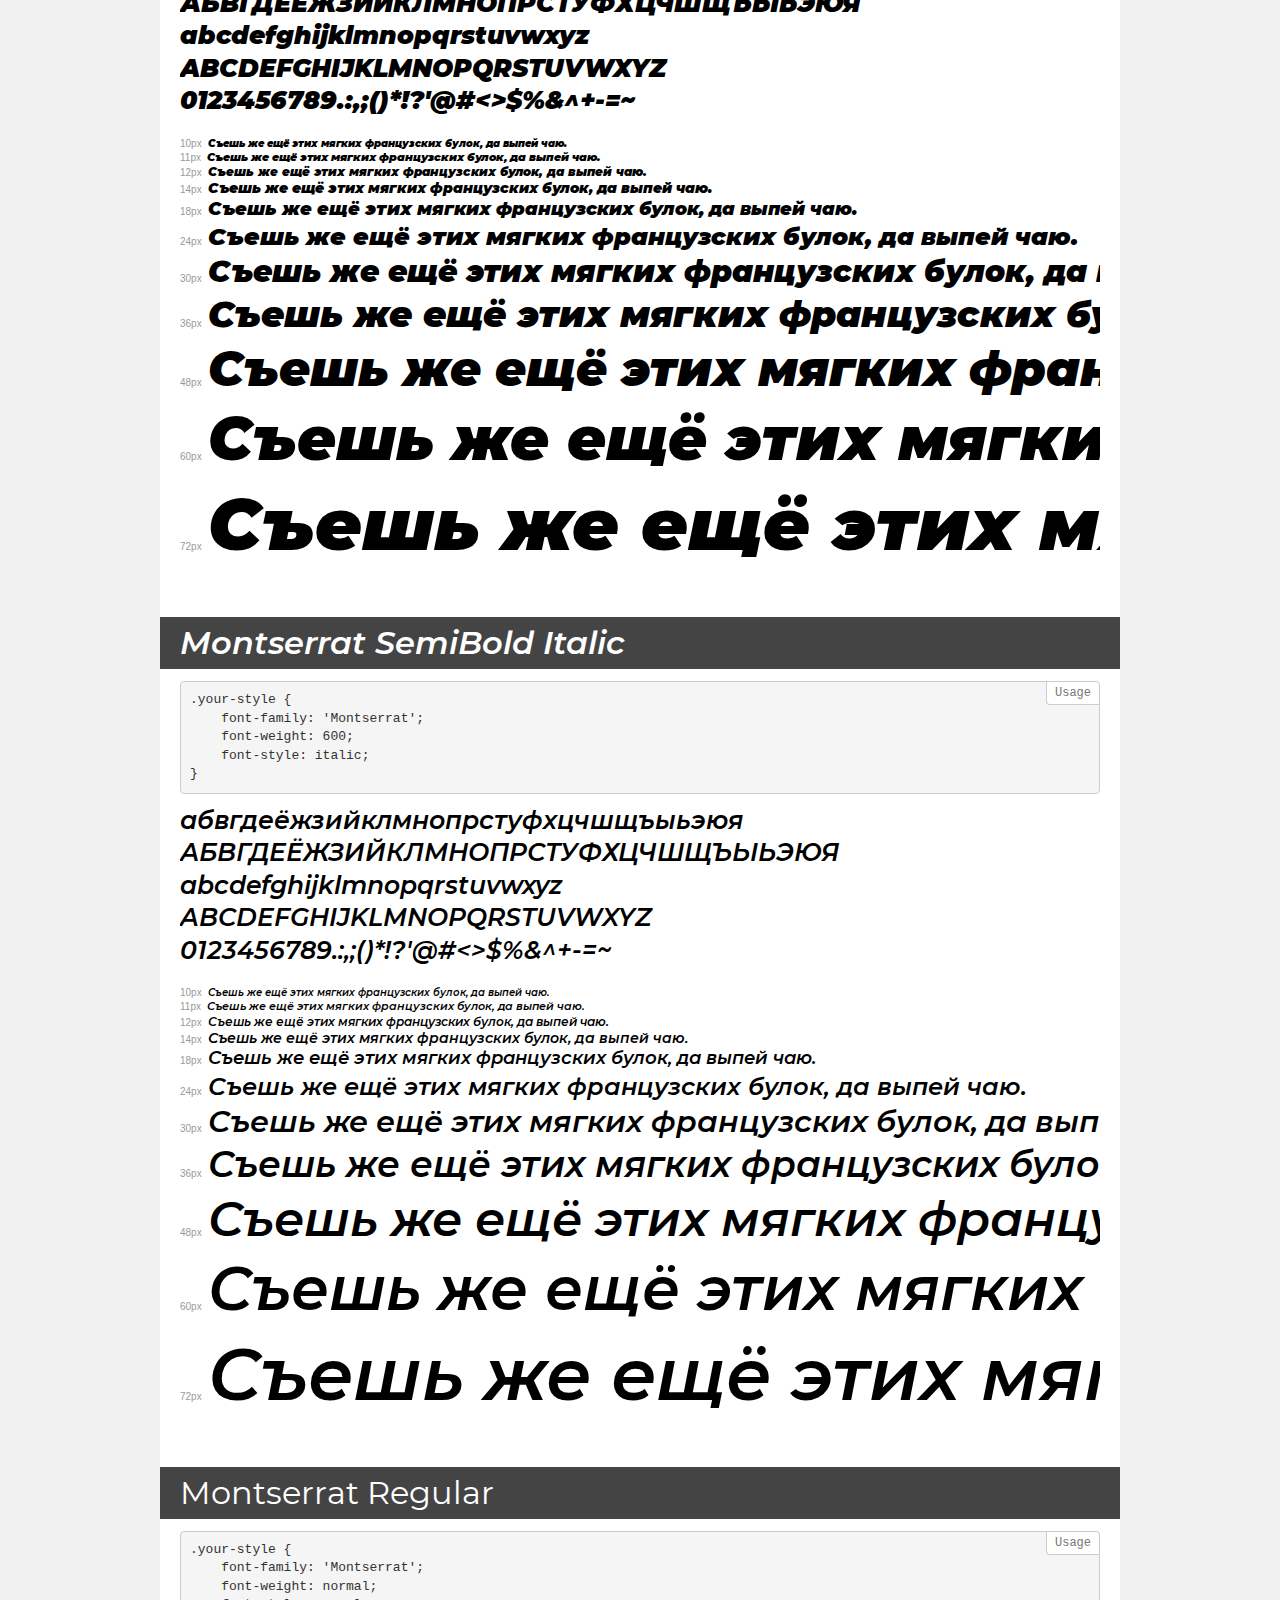
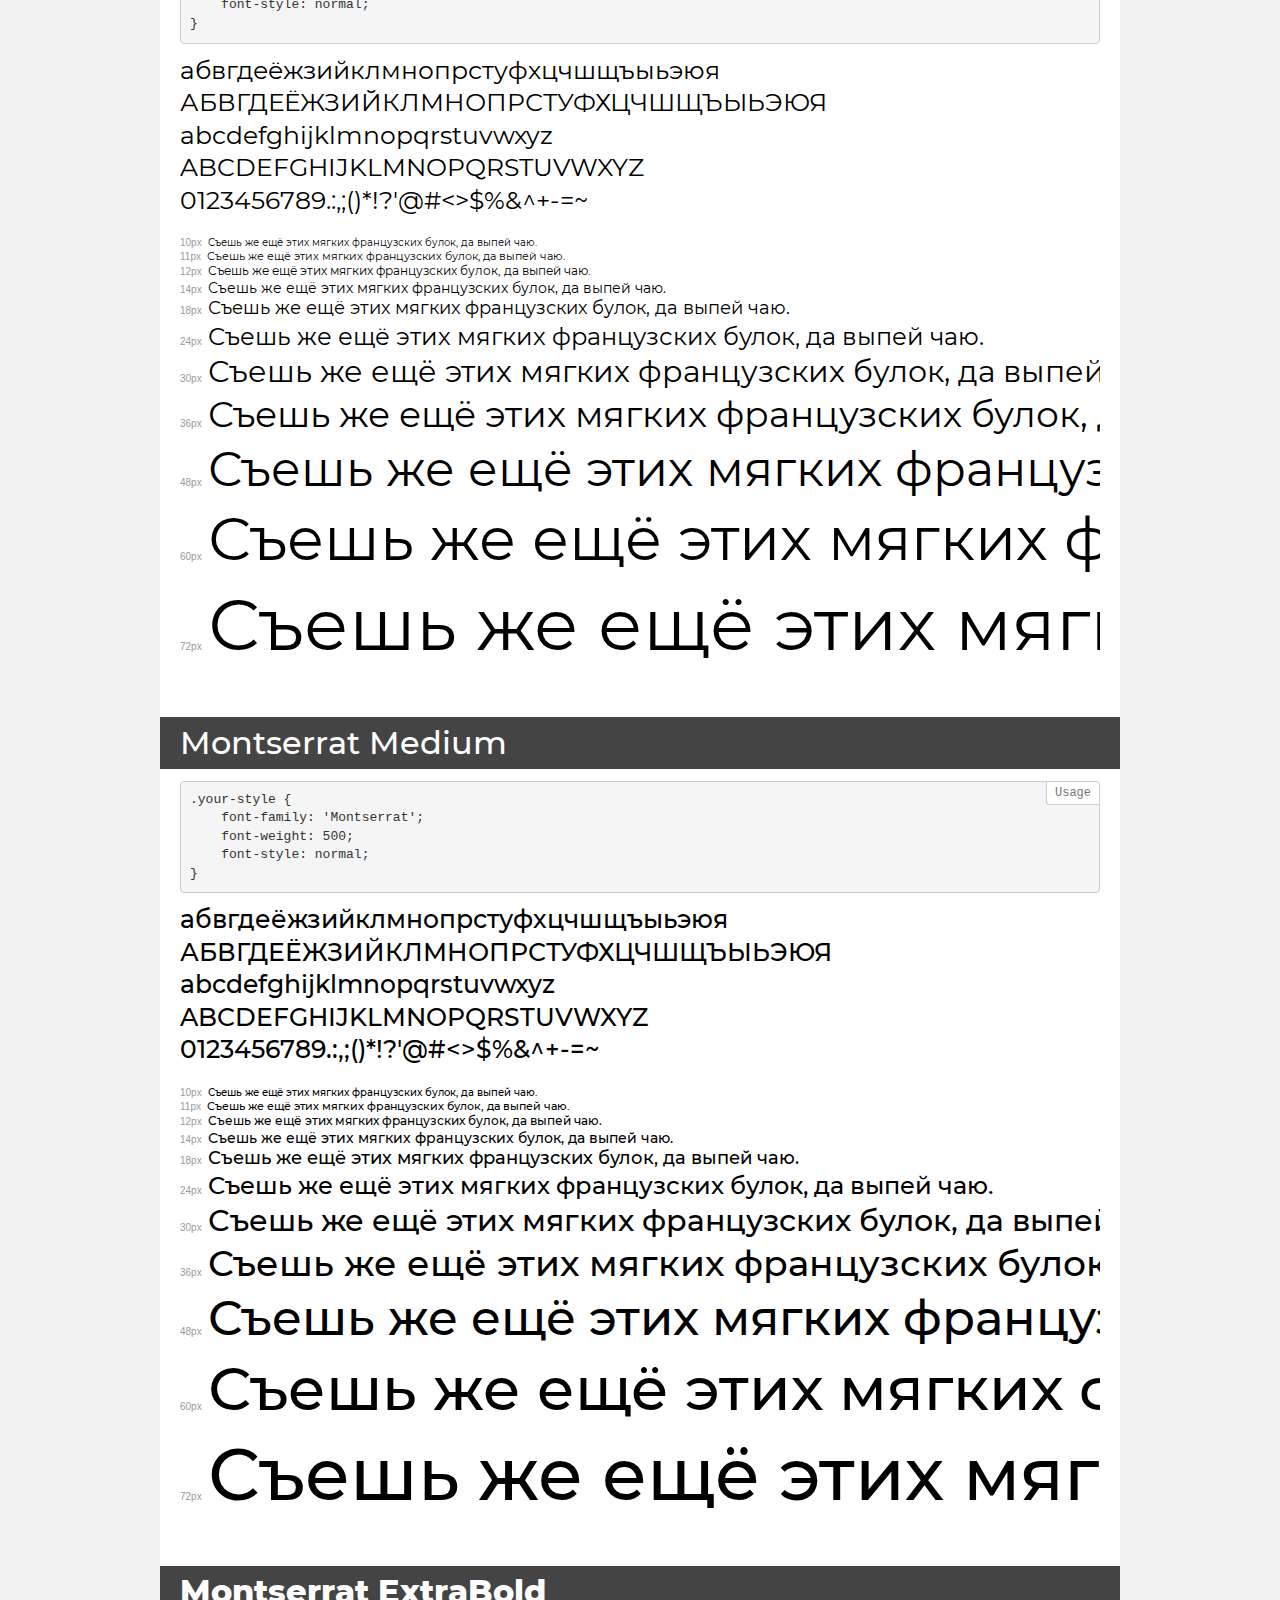
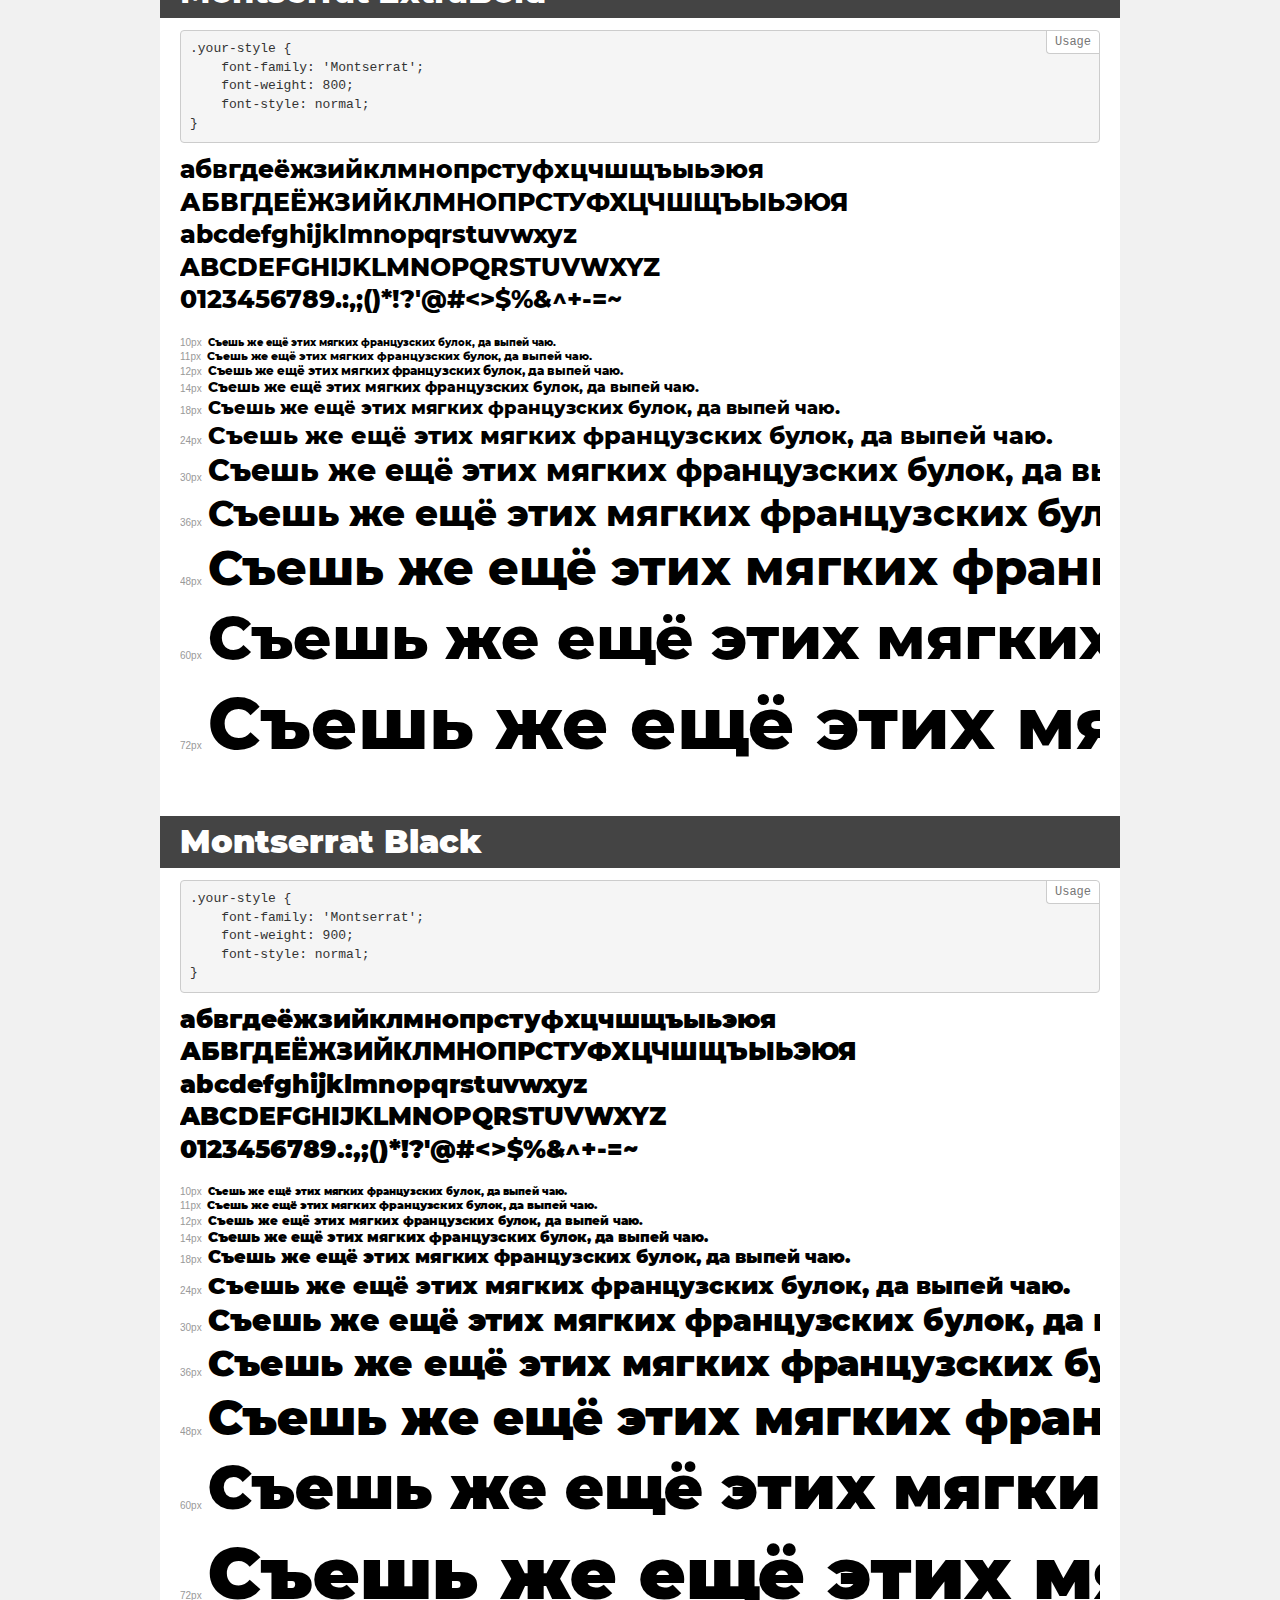
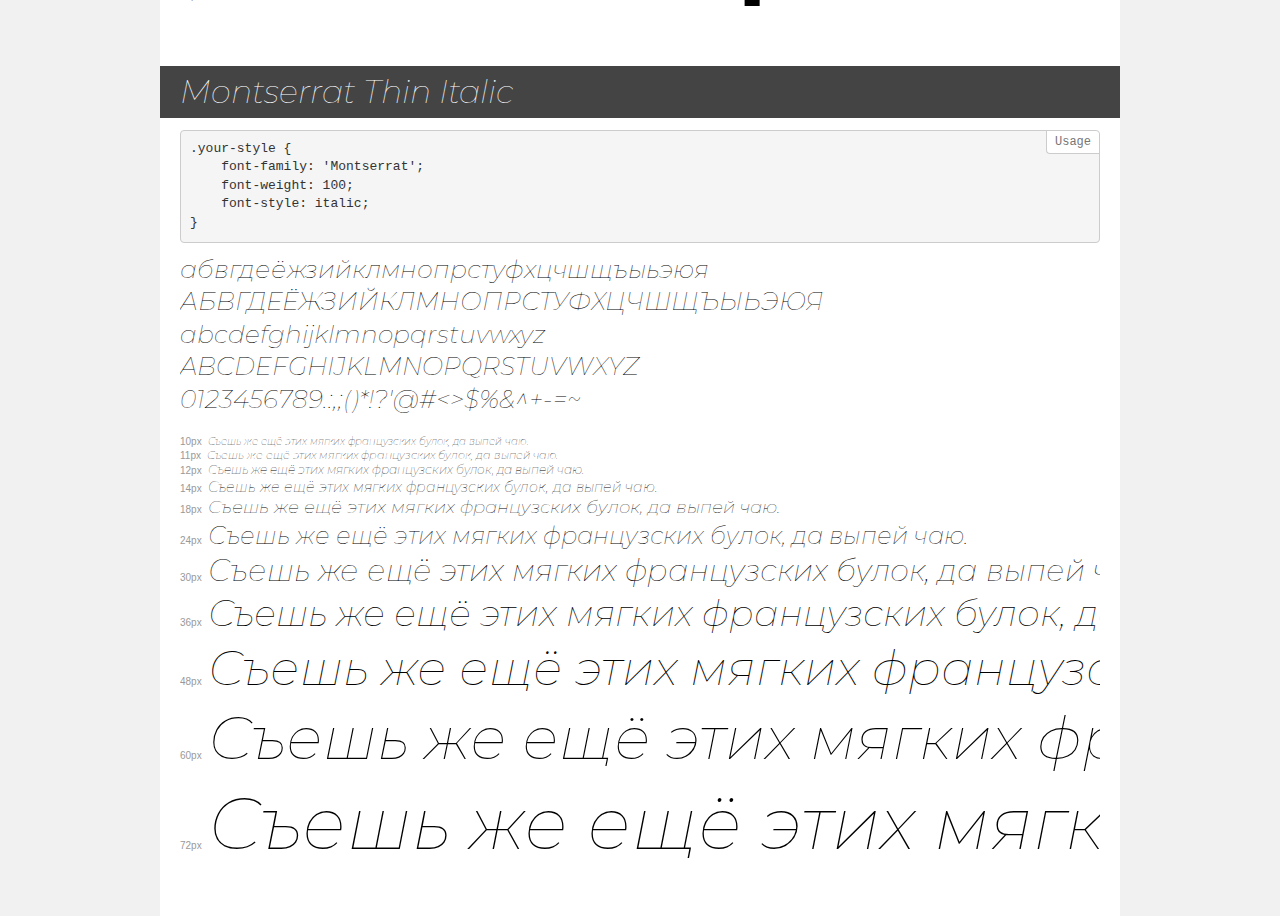
<file: src/assets/fonts/demo.html>
<!DOCTYPE html>
<html>

<head>
	<meta charset="utf-8">
	<meta http-equiv="X-UA-Compatible" content="IE=edge">
	<meta name="viewport" content="width=device-width, initial-scale=1">
	<meta name="robots" content="noindex, noarchive">
	<title>Transfonter demo</title>
	<link href="stylesheet2.css" rel="stylesheet">
	<style>
		/*
		http://meyerweb.com/eric/tools/css/reset/
		v2.0 | 20110126
		License: none (public domain)
		*/
		html,
		body,
		div,
		span,
		applet,
		object,
		iframe,
		h1,
		h2,
		h3,
		h4,
		h5,
		h6,
		p,
		blockquote,
		pre,
		a,
		abbr,
		acronym,
		address,
		big,
		cite,
		code,
		del,
		dfn,
		em,
		img,
		ins,
		kbd,
		q,
		s,
		samp,
		small,
		strike,
		strong,
		sub,
		sup,
		tt,
		var,
		b,
		u,
		i,
		center,
		dl,
		dt,
		dd,
		ol,
		ul,
		li,
		fieldset,
		form,
		label,
		legend,
		table,
		caption,
		tbody,
		tfoot,
		thead,
		tr,
		th,
		td,
		article,
		aside,
		canvas,
		details,
		embed,
		figure,
		figcaption,
		footer,
		header,
		hgroup,
		menu,
		nav,
		output,
		ruby,
		section,
		summary,
		time,
		mark,
		audio,
		video {
			margin: 0;
			padding: 0;
			border: 0;
			font-size: 100%;
			font: inherit;
			vertical-align: baseline;
		}

		/* HTML5 display-role reset for older browsers */
		article,
		aside,
		details,
		figcaption,
		figure,
		footer,
		header,
		hgroup,
		menu,
		nav,
		section {
			display: block;
		}

		body {
			line-height: 1;
		}

		ol,
		ul {
			list-style: none;
		}

		blockquote,
		q {
			quotes: none;
		}

		blockquote:before,
		blockquote:after,
		q:before,
		q:after {
			content: '';
			content: none;
		}

		table {
			border-collapse: collapse;
			border-spacing: 0;
		}

		/* common styles */
		body {
			background: #f1f1f1;
			color: #000;
		}

		.page {
			background: #fff;
			width: 920px;
			margin: 0 auto;
			padding: 20px 20px 0 20px;
			overflow: hidden;
		}

		.font-container {
			overflow-x: auto;
			overflow-y: hidden;
			margin-bottom: 40px;
			line-height: 1.3;
			white-space: nowrap;
			padding-bottom: 5px;
		}

		h1 {
			position: relative;
			background: #444;
			font-size: 32px;
			color: #fff;
			padding: 10px 20px;
			margin: 0 -20px 12px -20px;
		}

		.letters {
			font-size: 25px;
			margin-bottom: 20px;
		}

		.s10:before {
			content: '10px';
		}

		.s11:before {
			content: '11px';
		}

		.s12:before {
			content: '12px';
		}

		.s14:before {
			content: '14px';
		}

		.s18:before {
			content: '18px';
		}

		.s24:before {
			content: '24px';
		}

		.s30:before {
			content: '30px';
		}

		.s36:before {
			content: '36px';
		}

		.s48:before {
			content: '48px';
		}

		.s60:before {
			content: '60px';
		}

		.s72:before {
			content: '72px';
		}

		.s10:before,
		.s11:before,
		.s12:before,
		.s14:before,
		.s18:before,
		.s24:before,
		.s30:before,
		.s36:before,
		.s48:before,
		.s60:before,
		.s72:before {
			font-family: Arial, sans-serif;
			font-size: 10px;
			font-weight: normal;
			font-style: normal;
			color: #999;
			padding-right: 6px;
		}

		pre {
			display: block;
			position: relative;
			padding: 9px;
			margin: 0 0 10px;
			font-family: Monaco, Menlo, Consolas, "Courier New", monospace !important;
			font-size: 13px;
			line-height: 1.428571429;
			color: #333;
			font-weight: normal !important;
			font-style: normal !important;
			background-color: #f5f5f5;
			border: 1px solid #ccc;
			overflow-x: auto;
			border-radius: 4px;
		}

		pre:after {
			display: block;
			position: absolute;
			right: 0;
			top: 0;
			content: 'Usage';
			line-height: 1;
			padding: 5px 8px;
			font-size: 12px;
			color: #767676;
			background-color: #fff;
			border: 1px solid #ccc;
			border-right: none;
			border-top: none;
			border-radius: 0 4px 0 4px;
			z-index: 10;
		}

		/* responsive */
		@media (max-width: 959px) {
			.page {
				width: auto;
				margin: 0;
			}
		}
	</style>
</head>

<body>
	<div class="page">
		<div class="demo" style="font-family: 'Montserrat'; font-weight: 300; font-style: normal;">
			<h1>Montserrat Light</h1>
			<pre>.your-style {
    font-family: 'Montserrat';
    font-weight: 300;
    font-style: normal;
}</pre>
			<div class="font-container">
				<p class="letters">
					абвгдеёжзийклмнопрстуфхцчшщъыьэюя <br />
					АБВГДЕЁЖЗИЙКЛМНОПРСТУФХЦЧШЩЪЫЬЭЮЯ <br />
					abcdefghijklmnopqrstuvwxyz <br />
					ABCDEFGHIJKLMNOPQRSTUVWXYZ <br /> 0123456789.:,;()*!?'@#<>$%&^+-=~
				</p>
				<p class="s10" style="font-size: 10px;">Съешь же ещё этих мягких французских булок, да выпей чаю.</p>
				<p class="s11" style="font-size: 11px;">Съешь же ещё этих мягких французских булок, да выпей чаю.</p>
				<p class="s12" style="font-size: 12px;">Съешь же ещё этих мягких французских булок, да выпей чаю.</p>
				<p class="s14" style="font-size: 14px;">Съешь же ещё этих мягких французских булок, да выпей чаю.</p>
				<p class="s18" style="font-size: 18px;">Съешь же ещё этих мягких французских булок, да выпей чаю.</p>
				<p class="s24" style="font-size: 24px;">Съешь же ещё этих мягких французских булок, да выпей чаю.</p>
				<p class="s30" style="font-size: 30px;">Съешь же ещё этих мягких французских булок, да выпей чаю.</p>
				<p class="s36" style="font-size: 36px;">Съешь же ещё этих мягких французских булок, да выпей чаю.</p>
				<p class="s48" style="font-size: 48px;">Съешь же ещё этих мягких французских булок, да выпей чаю.</p>
				<p class="s60" style="font-size: 60px;">Съешь же ещё этих мягких французских булок, да выпей чаю.</p>
				<p class="s72" style="font-size: 72px;">Съешь же ещё этих мягких французских булок, да выпей чаю.</p>
			</div>
		</div>
		<div class="demo" style="font-family: 'Montserrat'; font-weight: 500; font-style: italic;">
			<h1>Montserrat Medium Italic</h1>
			<pre>.your-style {
    font-family: 'Montserrat';
    font-weight: 500;
    font-style: italic;
}</pre>
			<div class="font-container">
				<p class="letters">
					абвгдеёжзийклмнопрстуфхцчшщъыьэюя <br />
					АБВГДЕЁЖЗИЙКЛМНОПРСТУФХЦЧШЩЪЫЬЭЮЯ <br />
					abcdefghijklmnopqrstuvwxyz <br />
					ABCDEFGHIJKLMNOPQRSTUVWXYZ <br /> 0123456789.:,;()*!?'@#<>$%&^+-=~
				</p>
				<p class="s10" style="font-size: 10px;">Съешь же ещё этих мягких французских булок, да выпей чаю.</p>
				<p class="s11" style="font-size: 11px;">Съешь же ещё этих мягких французских булок, да выпей чаю.</p>
				<p class="s12" style="font-size: 12px;">Съешь же ещё этих мягких французских булок, да выпей чаю.</p>
				<p class="s14" style="font-size: 14px;">Съешь же ещё этих мягких французских булок, да выпей чаю.</p>
				<p class="s18" style="font-size: 18px;">Съешь же ещё этих мягких французских булок, да выпей чаю.</p>
				<p class="s24" style="font-size: 24px;">Съешь же ещё этих мягких французских булок, да выпей чаю.</p>
				<p class="s30" style="font-size: 30px;">Съешь же ещё этих мягких французских булок, да выпей чаю.</p>
				<p class="s36" style="font-size: 36px;">Съешь же ещё этих мягких французских булок, да выпей чаю.</p>
				<p class="s48" style="font-size: 48px;">Съешь же ещё этих мягких французских булок, да выпей чаю.</p>
				<p class="s60" style="font-size: 60px;">Съешь же ещё этих мягких французских булок, да выпей чаю.</p>
				<p class="s72" style="font-size: 72px;">Съешь же ещё этих мягких французских булок, да выпей чаю.</p>
			</div>
		</div>
		<div class="demo" style="font-family: 'Montserrat'; font-weight: 100; font-style: normal;">
			<h1>Montserrat Thin</h1>
			<pre>.your-style {
    font-family: 'Montserrat';
    font-weight: 100;
    font-style: normal;
}</pre>
			<div class="font-container">
				<p class="letters">
					абвгдеёжзийклмнопрстуфхцчшщъыьэюя <br />
					АБВГДЕЁЖЗИЙКЛМНОПРСТУФХЦЧШЩЪЫЬЭЮЯ <br />
					abcdefghijklmnopqrstuvwxyz <br />
					ABCDEFGHIJKLMNOPQRSTUVWXYZ <br /> 0123456789.:,;()*!?'@#<>$%&^+-=~
				</p>
				<p class="s10" style="font-size: 10px;">Съешь же ещё этих мягких французских булок, да выпей чаю.</p>
				<p class="s11" style="font-size: 11px;">Съешь же ещё этих мягких французских булок, да выпей чаю.</p>
				<p class="s12" style="font-size: 12px;">Съешь же ещё этих мягких французских булок, да выпей чаю.</p>
				<p class="s14" style="font-size: 14px;">Съешь же ещё этих мягких французских булок, да выпей чаю.</p>
				<p class="s18" style="font-size: 18px;">Съешь же ещё этих мягких французских булок, да выпей чаю.</p>
				<p class="s24" style="font-size: 24px;">Съешь же ещё этих мягких французских булок, да выпей чаю.</p>
				<p class="s30" style="font-size: 30px;">Съешь же ещё этих мягких французских булок, да выпей чаю.</p>
				<p class="s36" style="font-size: 36px;">Съешь же ещё этих мягких французских булок, да выпей чаю.</p>
				<p class="s48" style="font-size: 48px;">Съешь же ещё этих мягких французских булок, да выпей чаю.</p>
				<p class="s60" style="font-size: 60px;">Съешь же ещё этих мягких французских булок, да выпей чаю.</p>
				<p class="s72" style="font-size: 72px;">Съешь же ещё этих мягких французских булок, да выпей чаю.</p>
			</div>
		</div>
		<div class="demo" style="font-family: 'Montserrat'; font-weight: 200; font-style: italic;">
			<h1>Montserrat ExtraLight Italic</h1>
			<pre>.your-style {
    font-family: 'Montserrat';
    font-weight: 200;
    font-style: italic;
}</pre>
			<div class="font-container">
				<p class="letters">
					абвгдеёжзийклмнопрстуфхцчшщъыьэюя <br />
					АБВГДЕЁЖЗИЙКЛМНОПРСТУФХЦЧШЩЪЫЬЭЮЯ <br />
					abcdefghijklmnopqrstuvwxyz <br />
					ABCDEFGHIJKLMNOPQRSTUVWXYZ <br /> 0123456789.:,;()*!?'@#<>$%&^+-=~
				</p>
				<p class="s10" style="font-size: 10px;">Съешь же ещё этих мягких французских булок, да выпей чаю.</p>
				<p class="s11" style="font-size: 11px;">Съешь же ещё этих мягких французских булок, да выпей чаю.</p>
				<p class="s12" style="font-size: 12px;">Съешь же ещё этих мягких французских булок, да выпей чаю.</p>
				<p class="s14" style="font-size: 14px;">Съешь же ещё этих мягких французских булок, да выпей чаю.</p>
				<p class="s18" style="font-size: 18px;">Съешь же ещё этих мягких французских булок, да выпей чаю.</p>
				<p class="s24" style="font-size: 24px;">Съешь же ещё этих мягких французских булок, да выпей чаю.</p>
				<p class="s30" style="font-size: 30px;">Съешь же ещё этих мягких французских булок, да выпей чаю.</p>
				<p class="s36" style="font-size: 36px;">Съешь же ещё этих мягких французских булок, да выпей чаю.</p>
				<p class="s48" style="font-size: 48px;">Съешь же ещё этих мягких французских булок, да выпей чаю.</p>
				<p class="s60" style="font-size: 60px;">Съешь же ещё этих мягких французских булок, да выпей чаю.</p>
				<p class="s72" style="font-size: 72px;">Съешь же ещё этих мягких французских булок, да выпей чаю.</p>
			</div>
		</div>
		<div class="demo" style="font-family: 'Montserrat'; font-weight: bold; font-style: italic;">
			<h1>Montserrat Bold Italic</h1>
			<pre>.your-style {
    font-family: 'Montserrat';
    font-weight: bold;
    font-style: italic;
}</pre>
			<div class="font-container">
				<p class="letters">
					абвгдеёжзийклмнопрстуфхцчшщъыьэюя <br />
					АБВГДЕЁЖЗИЙКЛМНОПРСТУФХЦЧШЩЪЫЬЭЮЯ <br />
					abcdefghijklmnopqrstuvwxyz <br />
					ABCDEFGHIJKLMNOPQRSTUVWXYZ <br /> 0123456789.:,;()*!?'@#<>$%&^+-=~
				</p>
				<p class="s10" style="font-size: 10px;">Съешь же ещё этих мягких французских булок, да выпей чаю.</p>
				<p class="s11" style="font-size: 11px;">Съешь же ещё этих мягких французских булок, да выпей чаю.</p>
				<p class="s12" style="font-size: 12px;">Съешь же ещё этих мягких французских булок, да выпей чаю.</p>
				<p class="s14" style="font-size: 14px;">Съешь же ещё этих мягких французских булок, да выпей чаю.</p>
				<p class="s18" style="font-size: 18px;">Съешь же ещё этих мягких французских булок, да выпей чаю.</p>
				<p class="s24" style="font-size: 24px;">Съешь же ещё этих мягких французских булок, да выпей чаю.</p>
				<p class="s30" style="font-size: 30px;">Съешь же ещё этих мягких французских булок, да выпей чаю.</p>
				<p class="s36" style="font-size: 36px;">Съешь же ещё этих мягких французских булок, да выпей чаю.</p>
				<p class="s48" style="font-size: 48px;">Съешь же ещё этих мягких французских булок, да выпей чаю.</p>
				<p class="s60" style="font-size: 60px;">Съешь же ещё этих мягких французских булок, да выпей чаю.</p>
				<p class="s72" style="font-size: 72px;">Съешь же ещё этих мягких французских булок, да выпей чаю.</p>
			</div>
		</div>
		<div class="demo" style="font-family: 'Montserrat'; font-weight: 600; font-style: normal;">
			<h1>Montserrat SemiBold</h1>
			<pre>.your-style {
    font-family: 'Montserrat';
    font-weight: 600;
    font-style: normal;
}</pre>
			<div class="font-container">
				<p class="letters">
					абвгдеёжзийклмнопрстуфхцчшщъыьэюя <br />
					АБВГДЕЁЖЗИЙКЛМНОПРСТУФХЦЧШЩЪЫЬЭЮЯ <br />
					abcdefghijklmnopqrstuvwxyz <br />
					ABCDEFGHIJKLMNOPQRSTUVWXYZ <br /> 0123456789.:,;()*!?'@#<>$%&^+-=~
				</p>
				<p class="s10" style="font-size: 10px;">Съешь же ещё этих мягких французских булок, да выпей чаю.</p>
				<p class="s11" style="font-size: 11px;">Съешь же ещё этих мягких французских булок, да выпей чаю.</p>
				<p class="s12" style="font-size: 12px;">Съешь же ещё этих мягких французских булок, да выпей чаю.</p>
				<p class="s14" style="font-size: 14px;">Съешь же ещё этих мягких французских булок, да выпей чаю.</p>
				<p class="s18" style="font-size: 18px;">Съешь же ещё этих мягких французских булок, да выпей чаю.</p>
				<p class="s24" style="font-size: 24px;">Съешь же ещё этих мягких французских булок, да выпей чаю.</p>
				<p class="s30" style="font-size: 30px;">Съешь же ещё этих мягких французских булок, да выпей чаю.</p>
				<p class="s36" style="font-size: 36px;">Съешь же ещё этих мягких французских булок, да выпей чаю.</p>
				<p class="s48" style="font-size: 48px;">Съешь же ещё этих мягких французских булок, да выпей чаю.</p>
				<p class="s60" style="font-size: 60px;">Съешь же ещё этих мягких французских булок, да выпей чаю.</p>
				<p class="s72" style="font-size: 72px;">Съешь же ещё этих мягких французских булок, да выпей чаю.</p>
			</div>
		</div>
		<div class="demo" style="font-family: 'Montserrat'; font-weight: 200; font-style: normal;">
			<h1>Montserrat ExtraLight</h1>
			<pre>.your-style {
    font-family: 'Montserrat';
    font-weight: 200;
    font-style: normal;
}</pre>
			<div class="font-container">
				<p class="letters">
					абвгдеёжзийклмнопрстуфхцчшщъыьэюя <br />
					АБВГДЕЁЖЗИЙКЛМНОПРСТУФХЦЧШЩЪЫЬЭЮЯ <br />
					abcdefghijklmnopqrstuvwxyz <br />
					ABCDEFGHIJKLMNOPQRSTUVWXYZ <br /> 0123456789.:,;()*!?'@#<>$%&^+-=~
				</p>
				<p class="s10" style="font-size: 10px;">Съешь же ещё этих мягких французских булок, да выпей чаю.</p>
				<p class="s11" style="font-size: 11px;">Съешь же ещё этих мягких французских булок, да выпей чаю.</p>
				<p class="s12" style="font-size: 12px;">Съешь же ещё этих мягких французских булок, да выпей чаю.</p>
				<p class="s14" style="font-size: 14px;">Съешь же ещё этих мягких французских булок, да выпей чаю.</p>
				<p class="s18" style="font-size: 18px;">Съешь же ещё этих мягких французских булок, да выпей чаю.</p>
				<p class="s24" style="font-size: 24px;">Съешь же ещё этих мягких французских булок, да выпей чаю.</p>
				<p class="s30" style="font-size: 30px;">Съешь же ещё этих мягких французских булок, да выпей чаю.</p>
				<p class="s36" style="font-size: 36px;">Съешь же ещё этих мягких французских булок, да выпей чаю.</p>
				<p class="s48" style="font-size: 48px;">Съешь же ещё этих мягких французских булок, да выпей чаю.</p>
				<p class="s60" style="font-size: 60px;">Съешь же ещё этих мягких французских булок, да выпей чаю.</p>
				<p class="s72" style="font-size: 72px;">Съешь же ещё этих мягких французских булок, да выпей чаю.</p>
			</div>
		</div>
		<div class="demo" style="font-family: 'Montserrat'; font-weight: 800; font-style: italic;">
			<h1>Montserrat ExtraBold Italic</h1>
			<pre>.your-style {
    font-family: 'Montserrat';
    font-weight: 800;
    font-style: italic;
}</pre>
			<div class="font-container">
				<p class="letters">
					абвгдеёжзийклмнопрстуфхцчшщъыьэюя <br />
					АБВГДЕЁЖЗИЙКЛМНОПРСТУФХЦЧШЩЪЫЬЭЮЯ <br />
					abcdefghijklmnopqrstuvwxyz <br />
					ABCDEFGHIJKLMNOPQRSTUVWXYZ <br /> 0123456789.:,;()*!?'@#<>$%&^+-=~
				</p>
				<p class="s10" style="font-size: 10px;">Съешь же ещё этих мягких французских булок, да выпей чаю.</p>
				<p class="s11" style="font-size: 11px;">Съешь же ещё этих мягких французских булок, да выпей чаю.</p>
				<p class="s12" style="font-size: 12px;">Съешь же ещё этих мягких французских булок, да выпей чаю.</p>
				<p class="s14" style="font-size: 14px;">Съешь же ещё этих мягких французских булок, да выпей чаю.</p>
				<p class="s18" style="font-size: 18px;">Съешь же ещё этих мягких французских булок, да выпей чаю.</p>
				<p class="s24" style="font-size: 24px;">Съешь же ещё этих мягких французских булок, да выпей чаю.</p>
				<p class="s30" style="font-size: 30px;">Съешь же ещё этих мягких французских булок, да выпей чаю.</p>
				<p class="s36" style="font-size: 36px;">Съешь же ещё этих мягких французских булок, да выпей чаю.</p>
				<p class="s48" style="font-size: 48px;">Съешь же ещё этих мягких французских булок, да выпей чаю.</p>
				<p class="s60" style="font-size: 60px;">Съешь же ещё этих мягких французских булок, да выпей чаю.</p>
				<p class="s72" style="font-size: 72px;">Съешь же ещё этих мягких французских булок, да выпей чаю.</p>
			</div>
		</div>
		<div class="demo" style="font-family: 'Montserrat'; font-weight: normal; font-style: italic;">
			<h1>Montserrat Italic</h1>
			<pre>.your-style {
    font-family: 'Montserrat';
    font-weight: normal;
    font-style: italic;
}</pre>
			<div class="font-container">
				<p class="letters">
					абвгдеёжзийклмнопрстуфхцчшщъыьэюя <br />
					АБВГДЕЁЖЗИЙКЛМНОПРСТУФХЦЧШЩЪЫЬЭЮЯ <br />
					abcdefghijklmnopqrstuvwxyz <br />
					ABCDEFGHIJKLMNOPQRSTUVWXYZ <br /> 0123456789.:,;()*!?'@#<>$%&^+-=~
				</p>
				<p class="s10" style="font-size: 10px;">Съешь же ещё этих мягких французских булок, да выпей чаю.</p>
				<p class="s11" style="font-size: 11px;">Съешь же ещё этих мягких французских булок, да выпей чаю.</p>
				<p class="s12" style="font-size: 12px;">Съешь же ещё этих мягких французских булок, да выпей чаю.</p>
				<p class="s14" style="font-size: 14px;">Съешь же ещё этих мягких французских булок, да выпей чаю.</p>
				<p class="s18" style="font-size: 18px;">Съешь же ещё этих мягких французских булок, да выпей чаю.</p>
				<p class="s24" style="font-size: 24px;">Съешь же ещё этих мягких французских булок, да выпей чаю.</p>
				<p class="s30" style="font-size: 30px;">Съешь же ещё этих мягких французских булок, да выпей чаю.</p>
				<p class="s36" style="font-size: 36px;">Съешь же ещё этих мягких французских булок, да выпей чаю.</p>
				<p class="s48" style="font-size: 48px;">Съешь же ещё этих мягких французских булок, да выпей чаю.</p>
				<p class="s60" style="font-size: 60px;">Съешь же ещё этих мягких французских булок, да выпей чаю.</p>
				<p class="s72" style="font-size: 72px;">Съешь же ещё этих мягких французских булок, да выпей чаю.</p>
			</div>
		</div>
		<div class="demo" style="font-family: 'Montserrat'; font-weight: bold; font-style: normal;">
			<h1>Montserrat Bold</h1>
			<pre>.your-style {
    font-family: 'Montserrat';
    font-weight: bold;
    font-style: normal;
}</pre>
			<div class="font-container">
				<p class="letters">
					абвгдеёжзийклмнопрстуфхцчшщъыьэюя <br />
					АБВГДЕЁЖЗИЙКЛМНОПРСТУФХЦЧШЩЪЫЬЭЮЯ <br />
					abcdefghijklmnopqrstuvwxyz <br />
					ABCDEFGHIJKLMNOPQRSTUVWXYZ <br /> 0123456789.:,;()*!?'@#<>$%&^+-=~
				</p>
				<p class="s10" style="font-size: 10px;">Съешь же ещё этих мягких французских булок, да выпей чаю.</p>
				<p class="s11" style="font-size: 11px;">Съешь же ещё этих мягких французских булок, да выпей чаю.</p>
				<p class="s12" style="font-size: 12px;">Съешь же ещё этих мягких французских булок, да выпей чаю.</p>
				<p class="s14" style="font-size: 14px;">Съешь же ещё этих мягких французских булок, да выпей чаю.</p>
				<p class="s18" style="font-size: 18px;">Съешь же ещё этих мягких французских булок, да выпей чаю.</p>
				<p class="s24" style="font-size: 24px;">Съешь же ещё этих мягких французских булок, да выпей чаю.</p>
				<p class="s30" style="font-size: 30px;">Съешь же ещё этих мягких французских булок, да выпей чаю.</p>
				<p class="s36" style="font-size: 36px;">Съешь же ещё этих мягких французских булок, да выпей чаю.</p>
				<p class="s48" style="font-size: 48px;">Съешь же ещё этих мягких французских булок, да выпей чаю.</p>
				<p class="s60" style="font-size: 60px;">Съешь же ещё этих мягких французских булок, да выпей чаю.</p>
				<p class="s72" style="font-size: 72px;">Съешь же ещё этих мягких французских булок, да выпей чаю.</p>
			</div>
		</div>
		<div class="demo" style="font-family: 'Montserrat'; font-weight: 300; font-style: italic;">
			<h1>Montserrat Light Italic</h1>
			<pre>.your-style {
    font-family: 'Montserrat';
    font-weight: 300;
    font-style: italic;
}</pre>
			<div class="font-container">
				<p class="letters">
					абвгдеёжзийклмнопрстуфхцчшщъыьэюя <br />
					АБВГДЕЁЖЗИЙКЛМНОПРСТУФХЦЧШЩЪЫЬЭЮЯ <br />
					abcdefghijklmnopqrstuvwxyz <br />
					ABCDEFGHIJKLMNOPQRSTUVWXYZ <br /> 0123456789.:,;()*!?'@#<>$%&^+-=~
				</p>
				<p class="s10" style="font-size: 10px;">Съешь же ещё этих мягких французских булок, да выпей чаю.</p>
				<p class="s11" style="font-size: 11px;">Съешь же ещё этих мягких французских булок, да выпей чаю.</p>
				<p class="s12" style="font-size: 12px;">Съешь же ещё этих мягких французских булок, да выпей чаю.</p>
				<p class="s14" style="font-size: 14px;">Съешь же ещё этих мягких французских булок, да выпей чаю.</p>
				<p class="s18" style="font-size: 18px;">Съешь же ещё этих мягких французских булок, да выпей чаю.</p>
				<p class="s24" style="font-size: 24px;">Съешь же ещё этих мягких французских булок, да выпей чаю.</p>
				<p class="s30" style="font-size: 30px;">Съешь же ещё этих мягких французских булок, да выпей чаю.</p>
				<p class="s36" style="font-size: 36px;">Съешь же ещё этих мягких французских булок, да выпей чаю.</p>
				<p class="s48" style="font-size: 48px;">Съешь же ещё этих мягких французских булок, да выпей чаю.</p>
				<p class="s60" style="font-size: 60px;">Съешь же ещё этих мягких французских булок, да выпей чаю.</p>
				<p class="s72" style="font-size: 72px;">Съешь же ещё этих мягких французских булок, да выпей чаю.</p>
			</div>
		</div>
		<div class="demo" style="font-family: 'Montserrat'; font-weight: 900; font-style: italic;">
			<h1>Montserrat Black Italic</h1>
			<pre>.your-style {
    font-family: 'Montserrat';
    font-weight: 900;
    font-style: italic;
}</pre>
			<div class="font-container">
				<p class="letters">
					абвгдеёжзийклмнопрстуфхцчшщъыьэюя <br />
					АБВГДЕЁЖЗИЙКЛМНОПРСТУФХЦЧШЩЪЫЬЭЮЯ <br />
					abcdefghijklmnopqrstuvwxyz <br />
					ABCDEFGHIJKLMNOPQRSTUVWXYZ <br /> 0123456789.:,;()*!?'@#<>$%&^+-=~
				</p>
				<p class="s10" style="font-size: 10px;">Съешь же ещё этих мягких французских булок, да выпей чаю.</p>
				<p class="s11" style="font-size: 11px;">Съешь же ещё этих мягких французских булок, да выпей чаю.</p>
				<p class="s12" style="font-size: 12px;">Съешь же ещё этих мягких французских булок, да выпей чаю.</p>
				<p class="s14" style="font-size: 14px;">Съешь же ещё этих мягких французских булок, да выпей чаю.</p>
				<p class="s18" style="font-size: 18px;">Съешь же ещё этих мягких французских булок, да выпей чаю.</p>
				<p class="s24" style="font-size: 24px;">Съешь же ещё этих мягких французских булок, да выпей чаю.</p>
				<p class="s30" style="font-size: 30px;">Съешь же ещё этих мягких французских булок, да выпей чаю.</p>
				<p class="s36" style="font-size: 36px;">Съешь же ещё этих мягких французских булок, да выпей чаю.</p>
				<p class="s48" style="font-size: 48px;">Съешь же ещё этих мягких французских булок, да выпей чаю.</p>
				<p class="s60" style="font-size: 60px;">Съешь же ещё этих мягких французских булок, да выпей чаю.</p>
				<p class="s72" style="font-size: 72px;">Съешь же ещё этих мягких французских булок, да выпей чаю.</p>
			</div>
		</div>
		<div class="demo" style="font-family: 'Montserrat'; font-weight: 600; font-style: italic;">
			<h1>Montserrat SemiBold Italic</h1>
			<pre>.your-style {
    font-family: 'Montserrat';
    font-weight: 600;
    font-style: italic;
}</pre>
			<div class="font-container">
				<p class="letters">
					абвгдеёжзийклмнопрстуфхцчшщъыьэюя <br />
					АБВГДЕЁЖЗИЙКЛМНОПРСТУФХЦЧШЩЪЫЬЭЮЯ <br />
					abcdefghijklmnopqrstuvwxyz <br />
					ABCDEFGHIJKLMNOPQRSTUVWXYZ <br /> 0123456789.:,;()*!?'@#<>$%&^+-=~
				</p>
				<p class="s10" style="font-size: 10px;">Съешь же ещё этих мягких французских булок, да выпей чаю.</p>
				<p class="s11" style="font-size: 11px;">Съешь же ещё этих мягких французских булок, да выпей чаю.</p>
				<p class="s12" style="font-size: 12px;">Съешь же ещё этих мягких французских булок, да выпей чаю.</p>
				<p class="s14" style="font-size: 14px;">Съешь же ещё этих мягких французских булок, да выпей чаю.</p>
				<p class="s18" style="font-size: 18px;">Съешь же ещё этих мягких французских булок, да выпей чаю.</p>
				<p class="s24" style="font-size: 24px;">Съешь же ещё этих мягких французских булок, да выпей чаю.</p>
				<p class="s30" style="font-size: 30px;">Съешь же ещё этих мягких французских булок, да выпей чаю.</p>
				<p class="s36" style="font-size: 36px;">Съешь же ещё этих мягких французских булок, да выпей чаю.</p>
				<p class="s48" style="font-size: 48px;">Съешь же ещё этих мягких французских булок, да выпей чаю.</p>
				<p class="s60" style="font-size: 60px;">Съешь же ещё этих мягких французских булок, да выпей чаю.</p>
				<p class="s72" style="font-size: 72px;">Съешь же ещё этих мягких французских булок, да выпей чаю.</p>
			</div>
		</div>
		<div class="demo" style="font-family: 'Montserrat'; font-weight: normal; font-style: normal;">
			<h1>Montserrat Regular</h1>
			<pre>.your-style {
    font-family: 'Montserrat';
    font-weight: normal;
    font-style: normal;
}</pre>
			<div class="font-container">
				<p class="letters">
					абвгдеёжзийклмнопрстуфхцчшщъыьэюя <br />
					АБВГДЕЁЖЗИЙКЛМНОПРСТУФХЦЧШЩЪЫЬЭЮЯ <br />
					abcdefghijklmnopqrstuvwxyz <br />
					ABCDEFGHIJKLMNOPQRSTUVWXYZ <br /> 0123456789.:,;()*!?'@#<>$%&^+-=~
				</p>
				<p class="s10" style="font-size: 10px;">Съешь же ещё этих мягких французских булок, да выпей чаю.</p>
				<p class="s11" style="font-size: 11px;">Съешь же ещё этих мягких французских булок, да выпей чаю.</p>
				<p class="s12" style="font-size: 12px;">Съешь же ещё этих мягких французских булок, да выпей чаю.</p>
				<p class="s14" style="font-size: 14px;">Съешь же ещё этих мягких французских булок, да выпей чаю.</p>
				<p class="s18" style="font-size: 18px;">Съешь же ещё этих мягких французских булок, да выпей чаю.</p>
				<p class="s24" style="font-size: 24px;">Съешь же ещё этих мягких французских булок, да выпей чаю.</p>
				<p class="s30" style="font-size: 30px;">Съешь же ещё этих мягких французских булок, да выпей чаю.</p>
				<p class="s36" style="font-size: 36px;">Съешь же ещё этих мягких французских булок, да выпей чаю.</p>
				<p class="s48" style="font-size: 48px;">Съешь же ещё этих мягких французских булок, да выпей чаю.</p>
				<p class="s60" style="font-size: 60px;">Съешь же ещё этих мягких французских булок, да выпей чаю.</p>
				<p class="s72" style="font-size: 72px;">Съешь же ещё этих мягких французских булок, да выпей чаю.</p>
			</div>
		</div>
		<div class="demo" style="font-family: 'Montserrat'; font-weight: 500; font-style: normal;">
			<h1>Montserrat Medium</h1>
			<pre>.your-style {
    font-family: 'Montserrat';
    font-weight: 500;
    font-style: normal;
}</pre>
			<div class="font-container">
				<p class="letters">
					абвгдеёжзийклмнопрстуфхцчшщъыьэюя <br />
					АБВГДЕЁЖЗИЙКЛМНОПРСТУФХЦЧШЩЪЫЬЭЮЯ <br />
					abcdefghijklmnopqrstuvwxyz <br />
					ABCDEFGHIJKLMNOPQRSTUVWXYZ <br /> 0123456789.:,;()*!?'@#<>$%&^+-=~
				</p>
				<p class="s10" style="font-size: 10px;">Съешь же ещё этих мягких французских булок, да выпей чаю.</p>
				<p class="s11" style="font-size: 11px;">Съешь же ещё этих мягких французских булок, да выпей чаю.</p>
				<p class="s12" style="font-size: 12px;">Съешь же ещё этих мягких французских булок, да выпей чаю.</p>
				<p class="s14" style="font-size: 14px;">Съешь же ещё этих мягких французских булок, да выпей чаю.</p>
				<p class="s18" style="font-size: 18px;">Съешь же ещё этих мягких французских булок, да выпей чаю.</p>
				<p class="s24" style="font-size: 24px;">Съешь же ещё этих мягких французских булок, да выпей чаю.</p>
				<p class="s30" style="font-size: 30px;">Съешь же ещё этих мягких французских булок, да выпей чаю.</p>
				<p class="s36" style="font-size: 36px;">Съешь же ещё этих мягких французских булок, да выпей чаю.</p>
				<p class="s48" style="font-size: 48px;">Съешь же ещё этих мягких французских булок, да выпей чаю.</p>
				<p class="s60" style="font-size: 60px;">Съешь же ещё этих мягких французских булок, да выпей чаю.</p>
				<p class="s72" style="font-size: 72px;">Съешь же ещё этих мягких французских булок, да выпей чаю.</p>
			</div>
		</div>
		<div class="demo" style="font-family: 'Montserrat'; font-weight: 800; font-style: normal;">
			<h1>Montserrat ExtraBold</h1>
			<pre>.your-style {
    font-family: 'Montserrat';
    font-weight: 800;
    font-style: normal;
}</pre>
			<div class="font-container">
				<p class="letters">
					абвгдеёжзийклмнопрстуфхцчшщъыьэюя <br />
					АБВГДЕЁЖЗИЙКЛМНОПРСТУФХЦЧШЩЪЫЬЭЮЯ <br />
					abcdefghijklmnopqrstuvwxyz <br />
					ABCDEFGHIJKLMNOPQRSTUVWXYZ <br /> 0123456789.:,;()*!?'@#<>$%&^+-=~
				</p>
				<p class="s10" style="font-size: 10px;">Съешь же ещё этих мягких французских булок, да выпей чаю.</p>
				<p class="s11" style="font-size: 11px;">Съешь же ещё этих мягких французских булок, да выпей чаю.</p>
				<p class="s12" style="font-size: 12px;">Съешь же ещё этих мягких французских булок, да выпей чаю.</p>
				<p class="s14" style="font-size: 14px;">Съешь же ещё этих мягких французских булок, да выпей чаю.</p>
				<p class="s18" style="font-size: 18px;">Съешь же ещё этих мягких французских булок, да выпей чаю.</p>
				<p class="s24" style="font-size: 24px;">Съешь же ещё этих мягких французских булок, да выпей чаю.</p>
				<p class="s30" style="font-size: 30px;">Съешь же ещё этих мягких французских булок, да выпей чаю.</p>
				<p class="s36" style="font-size: 36px;">Съешь же ещё этих мягких французских булок, да выпей чаю.</p>
				<p class="s48" style="font-size: 48px;">Съешь же ещё этих мягких французских булок, да выпей чаю.</p>
				<p class="s60" style="font-size: 60px;">Съешь же ещё этих мягких французских булок, да выпей чаю.</p>
				<p class="s72" style="font-size: 72px;">Съешь же ещё этих мягких французских булок, да выпей чаю.</p>
			</div>
		</div>
		<div class="demo" style="font-family: 'Montserrat'; font-weight: 900; font-style: normal;">
			<h1>Montserrat Black</h1>
			<pre>.your-style {
    font-family: 'Montserrat';
    font-weight: 900;
    font-style: normal;
}</pre>
			<div class="font-container">
				<p class="letters">
					абвгдеёжзийклмнопрстуфхцчшщъыьэюя <br />
					АБВГДЕЁЖЗИЙКЛМНОПРСТУФХЦЧШЩЪЫЬЭЮЯ <br />
					abcdefghijklmnopqrstuvwxyz <br />
					ABCDEFGHIJKLMNOPQRSTUVWXYZ <br /> 0123456789.:,;()*!?'@#<>$%&^+-=~
				</p>
				<p class="s10" style="font-size: 10px;">Съешь же ещё этих мягких французских булок, да выпей чаю.</p>
				<p class="s11" style="font-size: 11px;">Съешь же ещё этих мягких французских булок, да выпей чаю.</p>
				<p class="s12" style="font-size: 12px;">Съешь же ещё этих мягких французских булок, да выпей чаю.</p>
				<p class="s14" style="font-size: 14px;">Съешь же ещё этих мягких французских булок, да выпей чаю.</p>
				<p class="s18" style="font-size: 18px;">Съешь же ещё этих мягких французских булок, да выпей чаю.</p>
				<p class="s24" style="font-size: 24px;">Съешь же ещё этих мягких французских булок, да выпей чаю.</p>
				<p class="s30" style="font-size: 30px;">Съешь же ещё этих мягких французских булок, да выпей чаю.</p>
				<p class="s36" style="font-size: 36px;">Съешь же ещё этих мягких французских булок, да выпей чаю.</p>
				<p class="s48" style="font-size: 48px;">Съешь же ещё этих мягких французских булок, да выпей чаю.</p>
				<p class="s60" style="font-size: 60px;">Съешь же ещё этих мягких французских булок, да выпей чаю.</p>
				<p class="s72" style="font-size: 72px;">Съешь же ещё этих мягких французских булок, да выпей чаю.</p>
			</div>
		</div>
		<div class="demo" style="font-family: 'Montserrat'; font-weight: 100; font-style: italic;">
			<h1>Montserrat Thin Italic</h1>
			<pre>.your-style {
    font-family: 'Montserrat';
    font-weight: 100;
    font-style: italic;
}</pre>
			<div class="font-container">
				<p class="letters">
					абвгдеёжзийклмнопрстуфхцчшщъыьэюя <br />
					АБВГДЕЁЖЗИЙКЛМНОПРСТУФХЦЧШЩЪЫЬЭЮЯ <br />
					abcdefghijklmnopqrstuvwxyz <br />
					ABCDEFGHIJKLMNOPQRSTUVWXYZ <br /> 0123456789.:,;()*!?'@#<>$%&^+-=~
				</p>
				<p class="s10" style="font-size: 10px;">Съешь же ещё этих мягких французских булок, да выпей чаю.</p>
				<p class="s11" style="font-size: 11px;">Съешь же ещё этих мягких французских булок, да выпей чаю.</p>
				<p class="s12" style="font-size: 12px;">Съешь же ещё этих мягких французских булок, да выпей чаю.</p>
				<p class="s14" style="font-size: 14px;">Съешь же ещё этих мягких французских булок, да выпей чаю.</p>
				<p class="s18" style="font-size: 18px;">Съешь же ещё этих мягких французских булок, да выпей чаю.</p>
				<p class="s24" style="font-size: 24px;">Съешь же ещё этих мягких французских булок, да выпей чаю.</p>
				<p class="s30" style="font-size: 30px;">Съешь же ещё этих мягких французских булок, да выпей чаю.</p>
				<p class="s36" style="font-size: 36px;">Съешь же ещё этих мягких французских булок, да выпей чаю.</p>
				<p class="s48" style="font-size: 48px;">Съешь же ещё этих мягких французских булок, да выпей чаю.</p>
				<p class="s60" style="font-size: 60px;">Съешь же ещё этих мягких французских булок, да выпей чаю.</p>
				<p class="s72" style="font-size: 72px;">Съешь же ещё этих мягких французских булок, да выпей чаю.</p>
			</div>
		</div>
	</div>
</body>

</html>
</file>
<file: src/styles/pages/main.css>
header{width:100%;background:var(--primary-grey)}.header__container{max-width:var(--max-width);margin:auto;padding:10px var(--padding-primary);font-weight:500;color:var(--primary-text);display:flex;align-items:center;flex-direction:row;position:relative;min-height:70px}.header__container .header__logo-pic{flex:1}@media(max-width: 575px){.header__container .header__logo-pic{display:none}}.header__container .header__logo-pic img{width:50px;height:50px}.contacts{flex:1;display:flex;flex-direction:row-reverse;margin-bottom:10px;gap:45px;align-items:center}@media(max-width: 992px){.contacts{flex:auto}}@media(max-width: 576px){.contacts{gap:20px}}.contacts .header__phones-container{display:flex;flex-direction:column;gap:10px}.contacts li{list-style-image:url(../../assets/sprites/telephone.svg)}.contacts .header-logotypes{display:flex;gap:10px}@media(max-width: 576px){.contacts .header-logotypes{transform:translateY(-8px) scale(0.7)}}.contacts .header-logotypes svg{width:30px;height:30px}.contacts .header-logotypes .whatsapp{fill:#44c554}@media(max-width: 768px){.logo-container{display:none}}.logo-container img{filter:invert(61%) sepia(57%) saturate(2554%) hue-rotate(18deg) brightness(100%) contrast(103%);-webkit-filter:invert(61%) sepia(57%) saturate(2554%) hue-rotate(18deg) brightness(100%) contrast(103%)}.header__working-time{max-height:65px}@media(max-width: 576px){.header__working-time{position:absolute;font-size:12px;top:50px}}@media(max-width: 1250px){.header__container .logo-container{display:none}}@media(max-width: 992px){.header__container .logo-container{display:none}}main{position:relative;margin:auto}main:before{position:absolute;content:"";width:20px;height:390px;top:150px;left:5px;border-bottom-right-radius:10px;border-top-right-radius:10px;background:var(--primary-orange);z-index:2}@media(max-width: 600px){main:before{display:none}}main a,main li,main h1,main h5,main h4,main h3,main h2,main p{position:relative;z-index:2}main h1{text-align:center;padding:var(--padding-primary)}main .main__service-list{margin-top:20px;display:flex;flex-direction:column;gap:15px;align-items:center;width:500px;padding:20px;margin:auto;font-weight:500;font-size:22px}@media(max-width: 768px){main .main__service-list{font-size:14px;width:300px}}main li{align-self:start;color:var(--primary-text);transition:color .2s}main li a:hover{color:var(--primary-orange);transition:color .2s}.main__blackout{z-index:1;position:absolute;width:100%;height:100.1%;backdrop-filter:blur(9px) brightness(0.4);-webkit-backdrop-filter:blur(9px) brightness(0.4)}.main__service-types{max-width:var(--max-width-container);margin:auto;padding:20px;gap:35px;position:relative;display:flex;justify-content:center}@media(max-width: 768px){.main__service-types{flex-direction:column;width:300px;align-items:center;gap:25px}}.main__service-types .main__service-blackout{position:absolute;width:100%;height:100%;top:0;background:rgba(0,0,0,.431372549)}.main__service-types .service-item{width:200px;font-size:14px;padding:10px;position:relative;height:165px;flex:1}.main__service-types .service-item h2{text-align:center;margin-bottom:10px}.main__service-types .service-item p{text-align:center;font-size:16px}.main__service-types .service-item--center::before,.main__service-types .service-item--center::after{content:"";position:absolute;z-index:1;width:3px;height:100%;border-radius:3px;background:var(--primary-orange)}@media(max-width: 768px){.main__service-types .service-item--center::before,.main__service-types .service-item--center::after{display:none}}.main__service-types .service-item--center::before{top:0;left:0}.main__service-types .service-item--center::after{top:0px;right:0px}.main__maps{z-index:2;position:relative;padding:20px;margin:auto;max-width:var(--max-width)}.main__maps--hidden{z-index:0}.main__maps iframe{display:block;width:100%;height:370px;border:none}.call-me-container{margin:auto;position:relative;z-index:1;width:100%;padding:25px}.call-me-container button{display:block;margin:auto;width:250px;height:67px;border-radius:10px;text-decoration:none;border:none;background:var(--primary-orange);color:#fafafa;font-size:20px}.service{color:var(--primary-text)}footer{background:var(--primary-grey);padding:20px;width:100%}footer .container{max-width:var(--max-width);display:flex;font-size:14px;justify-content:space-around;margin:auto;align-items:flex-start;flex-wrap:wrap}@media(max-width: var(--max-width-container)){footer .container{max-width:700px;gap:15px}}footer .container .item{max-width:250px}@media(max-width: var(--max-width-container)){footer .container .item{width:250px}}footer .container .item h3{text-align:justify;padding:10px}footer .container .item ul{color:var(--primary-text)}footer .container .item__contact-list li{list-style-image:url(../../assets/sprites/telephone.svg)}.advantages{max-width:var(--max-width-container);margin:auto;padding:25px;min-height:189px}.advantages .advantages__header{font-size:32px;color:var(--primary-orange);text-align:center;margin-bottom:15px}.advantages p{font-size:20px;text-align:justify}.services{padding:var(--padding-primary);background:rgba(0,0,0,.431372549)}.services h2{text-align:center}.services h3{text-align:center;font-size:20px;margin:25px}.services .services-container .issue{padding-right:65px;gap:5px}.services .services-container .issue__container{background:var(--primary-grey)}.services .services-container .issue__question{flex:5}.services .services-container .issue__price{flex:1 1 100px;text-align:end}@media(max-width: 575px){.services .services-container .issue__question{font-size:16px}.services .services-container .issue__answer{font-size:16px}.services .services-container .issue__price{flex:2 1 18px;font-size:14px}}.services-container{display:flex;flex-direction:column;align-items:center;justify-content:center;padding:var(--padding-primary);flex-wrap:wrap;position:relative}.services-container::before{content:"";position:absolute;z-index:1;width:0px;height:100%;border-radius:3px;background:var(--primary-orange);top:0;right:50%}@media(max-width: 768px){.services-container::before{display:none}}.services-container .restoration{width:100%;max-width:var(--max-width-container);margin:auto}.services-container .replacement{width:100%;max-width:var(--max-width-container);margin:auto}.services-container ul li{font-size:18px;margin-top:15px;list-style:none}.services-container .issue{justify-content:space-between}.issues{max-width:var(--max-width);padding:0 var(--padding-primary)}.issues h2{margin:40px auto;text-align:center}.issues__container{max-width:900px;margin:auto}.issue__container{position:relative;z-index:3;margin-bottom:25px}.issue__container *{pointer-events:none}.issue__container:hover{opacity:.8;transition:all .2s;cursor:pointer;-webkit-box-shadow:4px 4px 8px 0px rgba(255,144,0,.5);-moz-box-shadow:4px 4px 8px 0px rgba(255,144,0,.5);box-shadow:4px 4px 8px 0px rgba(255,144,0,.5)}.issue__container .issue{padding:20px var(--padding-primary);padding-right:55px;display:flex;align-items:center;background:rgba(0,0,0,.431372549);position:relative}.issue__container .issue__answer{padding:20px;width:100%;padding:0 var(--padding-primary);max-height:0;overflow:hidden;transition:all .3s;display:flex;align-items:center}.issue__container.show .issue__answer{padding:20px;max-height:570px;transition:all .3s;background:rgba(0,0,0,.33)}.issue__answer,.issue__question{font-size:20px}@media(max-width: 345px){.issue__answer,.issue__question{font-size:14px}}.issue__price{font-size:20px}@media(max-width: 345px){.issue__price{font-size:10px}}.accordion__arrow{z-index:2;position:absolute;top:calc(50% - 17px);right:10px;display:inline-block;vertical-align:middle;width:30px;height:30px;text-align:center;color:var(--primary-orange);box-sizing:content-box;line-height:30px;font-size:30px;font-weight:500;margin-right:5px;border-radius:50%;border:2px solid var(--primary-orange);-webkit-transition:all .2s ease-out;transition:all .2s ease-out}.accordion__rotate{transform:rotate(225deg)}.accordion__item .accordion__content{padding:30px;margin-bottom:2px;font-size:14px;display:none;background-color:#f3f3f3}.accordion__item .accordion__arrow-item{font-weight:500;font-size:10px}.photos__wrapper{width:100%;background:var(-primary-grey);padding:var(--padding-primary);position:relative}.photos__header{margin-bottom:var(--padding-primary);text-align:center}.photos__container{max-width:1200px;margin:auto;width:100%}.photos__container .photos__replace-container{display:grid;gap:25px;grid-template-columns:repeat(2, 1fr);grid-template-rows:repeat(2, 1fr)}.photos__container .photos__replace-container img{width:100%}.photos__container .photo__restope-container{display:grid;gap:25px;text-align:center;grid-template-rows:50px 1fr 1fr;grid-template-columns:1fr 1fr;padding:var(--padding-primary)}.photos__container .photo__restope-container .restope-container__before,.photos__container .photo__restope-container .restope-container__after{align-self:center;color:var(--primary-orange);font-size:22px;font-weight:700}.photos__container img{width:100%;height:100%;aspect-ratio:1/1;object-fit:cover;filter:brightness(0.9)}@media(max-width: 768px){.photos__container .photos__replace-container,.photos__container .photo__restope-container{gap:10px}}:root{--primary-orange: #ff9000;--primary-grey: #343434;--primary-text: #f0f0f0;--max-width: 100%;--max-width-container: 1440px;--padding-primary: 40px}@media(max-width: 1024px){:root{--padding-primary: 20px}}@media(max-width: 768px){:root{--padding-primary: 10px}}.blackout{position:absolute;width:0;height:0;z-index:15;-webkit-transition:background-color .5s ease;-moz-transition:background-color .5s ease;-o-transition:background-color .5s ease;transition:background-color .5s ease}.blackout.visible{backdrop-filter:blur(10px);-webkit-backdrop-filter:blur(10px);width:100%;height:496%;background-color:rgba(0,0,0,.7)}.blackout,.blackout.visible{-webkit-backface-visibility:hidden;-webkit-perspective:1000;-webkit-transform:translate3d(0, 0, 0);-webkit-transform:translateZ(0);backface-visibility:hidden;perspective:1000;transform:translate3d(0, 0, 0);transform:translateZ(0)}:root{--msg-window-width: 340px;--right-msg-window: 40px}@media(max-width: 500px){:root{--msg-window-width: 320px;--right-msg-window: calc((100vw - var(--msg-window-width)) / 2)}}.contacts-window__wrapper{z-index:-1;position:fixed;bottom:10px;right:0px;width:100vw;height:555px;transition:z-index .3s;overflow:hidden}.contacts-window__wrapper.open{z-index:110;transition:z-index .3s;width:100vw;height:655px}.contacts-window-footer__wrapper{display:flex;flex-direction:column;gap:23px}.contacts-window__container{z-index:-1;overflow:hidden;padding:30px 15px 0px 15px;display:flex;gap:50px;flex-direction:column;position:absolute;right:-119px;bottom:-251px;background:var(--primary-grey);border-radius:20px;transform:scale(0.01);transition:transform .3s,right .4s,bottom .4s}@media(max-width: 375px){.contacts-window__container{gap:20px;height:550px}}.contacts-window__container.open{position:absolute;z-index:20;right:var(--right-msg-window);bottom:60px;transition:transform .3s,right .4s,bottom .4s;width:var(--msg-window-width);height:600px;transform:scale(1)}@media(max-width: 375px){.contacts-window__container.open{transform:scale(0.8);left:0;right:0;bottom:0;margin:auto}}@media(max-width: 500px){.contacts-window__container{padding:30px 5px 0 5px}}.contacts-window__h2{text-align:center;font-size:24px;color:var(--primary-orange)}.contacts-window__connect{display:flex;flex-direction:column;gap:15px}.contacts-window__connect .contacts-window__icons-container{display:flex;flex-direction:row;justify-content:space-evenly;align-items:center}.contacts-window__connect .contacts-window__icons-container .contacts-window__svg-contact{width:50px;height:50px;fill:var(--primary-orange)}.contacts-window__connect .contacts-window__icons-container .contacts-window__svg-contact--phone{width:40px;height:40px}.contacts-window__connect .contacts-window__phone-container{display:flex;flex-direction:row;align-items:center;justify-content:center;border-radius:10px;border:2px solid var(--primary-orange);gap:10px}.contacts-window__connect .contacts-window__phone-container .contacts-window__vibration-icon{width:40px;height:40px}.contacts-window__order-call .contacts-window__form{font-size:20px;color:#989898;display:flex;flex-direction:column;gap:10px}.contacts-window__order-call .contacts-window__form input{border-radius:10px;text-align:left;padding:10px;height:30px;color:#000;border:none;-moz-appearance:textfield}.contacts-window__order-call .contacts-window__form .contacts-window__user-number:checked{background:#ff0}.contacts-window__order-call .contacts-window__form .contacts-window__user-number.good{outline:none;border:3px solid rgba(76,175,80,.8)}.contacts-window__order-call .contacts-window__form .contacts-window__user-number.good:focus{outline:none;border:3px solid rgba(76,175,80,.8)}.contacts-window__order-call .contacts-window__form .contacts-window__user-number.error{outline:none;border:3px solid rgba(244,67,54,.8)}.contacts-window__order-call .contacts-window__form .contacts-window__user-number.error:focus{outline:none;border:3px solid rgba(244,67,54,.8)}.contacts-window__order-call .contacts-window__form .contacts-window__msg-text{height:100px;resize:none;border-radius:10px}.contacts-window__order-call .contacts-window__form .contacts-window__msg-text:focus{outline:none;border:3px solid var(--primary-orange)}.contacts-window__order-call .contacts-window__form input::-webkit-inner-spin-button{-webkit-appearance:none}.contacts-window__order-call .contacts-window__form .contacts-window__button-send{color:#fff;background:rgba(0,0,0,0);text-decoration:none;border:none;align-self:center;width:247px;border-bottom:1px solid #fff}.contacts-window__order-call .contacts-window__form .contacts-window__button-send.sended{color:#b2fab4;border-bottom:1px solid #b2fab4}.contacts-window__order-call .contacts-window__form .contacts-window__button-send.error{color:red;border-bottom:1px solid red}.contacts-window__text-me{display:flex;flex-direction:column;gap:20px;position:relative}.contacts-window__text-me .contacts-window__border-main{overflow:hidden;width:305px;height:33px;border:2px solid #fff;border-radius:10px;background:var(--primary-grey);text-align:center;font-size:20px;text-align:center;padding:2px;position:relative}.contacts-window__text-me .contacts-window__border-test{width:283px;height:15px;border:2px solid #fff;border-radius:10px;position:absolute}.contacts-window__text-me .contacts-window__border-test.decore--up{top:40px;left:10px}.contacts-window__text-me .contacts-window__border-test.decore--down{top:72px;left:10px}.contacts-window__button{width:50px;height:50px;border:1px solid var(--primary-orange);border-radius:50%;position:absolute;position:fixed;right:0px;bottom:10px}.contacts-window__callback-bt{background:var(--primary-orange);border:2px solid var(--primary-orange);border-radius:50%;box-shadow:0 8px 10px rgba(251,175,53,.3);cursor:pointer;height:68px;text-align:center;width:68px;position:fixed;right:15px;bottom:15px;z-index:1110;transition:.3s;-webkit-animation:hoverWave linear 1s infinite;animation:hoverWave linear 1s infinite;transform:scale(1)}.contacts-window__callback-bt.hidden{transform:scale(0.001);z-index:-1}.contacts-window__callback-bt a{color:#5587c4;text-decoration:none}.contacts-window__callback-bt:hover .contacts-window__text-call .text{opacity:1;font-size:10px;color:var(--primary-orange)}.contacts-window__callback-bt:hover .fa.fa-phone{display:none}.contacts-window__callback-bt .contacts-window__text-call{border-radius:50%;position:relative;overflow:hidden}.contacts-window__callback-bt .contacts-window__text-call .fa{display:inline-block;font:normal normal normal 14px/1 FontAwesome;font-size:inherit;text-rendering:auto;-webkit-font-smoothing:antialiased;-moz-osx-font-smoothing:grayscale}.contacts-window__callback-bt .contacts-window__text-call .fa.fa-phone{position:absolute;left:0;right:0;bottom:0;top:0;margin:auto;width:30px;height:30px;background:url(../../assets/icons/mailButton.png);background-size:30px 30px;background-repeat:no-repeat}.contacts-window__callback-bt .contacts-window__text-call .text{text-align:center;color:#38a3fd;opacity:0;font-size:0;display:flex;align-items:center;justify-content:center;width:100%;height:100%;margin:0 auto;line-height:14px;font-weight:600;text-transform:uppercase;transition:opacity .3s linear}.contacts-window__callback-bt .fa-phone{animation:1732ms ease 0s normal none 1 running shake;animation-iteration-count:infinite;-webkit-animation:1732ms ease 0s normal none 1 running shake;-webkit-animation-iteration-count:infinite}.contacts-window__callback-bt:hover i{display:none}.contacts-window__callback-bt:hover{background:#fff;color:rgba(0,0,0,0);transition:.3s}.contacts-window__callback-bt:hover i{color:var(--primary-orange);font-size:40px;transition:.3s}.contacts-window__callback-bt i{color:#fff;font-size:34px;transition:.3s;line-height:66px;transition:.5s ease-in-out}@keyframes shake{0%{transform:rotateZ(0deg);-ms-transform:rotateZ(0deg);-webkit-transform:rotateZ(0deg)}10%{transform:rotateZ(-30deg);-ms-transform:rotateZ(-30deg);-webkit-transform:rotateZ(-30deg)}20%{transform:rotateZ(15deg);-ms-transform:rotateZ(15deg);-webkit-transform:rotateZ(15deg)}30%{transform:rotateZ(-10deg);-ms-transform:rotateZ(-10deg);-webkit-transform:rotateZ(-10deg)}40%{transform:rotateZ(7.5deg);-ms-transform:rotateZ(7.5deg);-webkit-transform:rotateZ(7.5deg)}50%{transform:rotateZ(-6deg);-ms-transform:rotateZ(-6deg);-webkit-transform:rotateZ(-6deg);background:url(../../assets/icons/phoneButton.png);background-size:30px 30px}60%{transform:rotateZ(5deg);-ms-transform:rotateZ(5deg);-webkit-transform:rotateZ(5deg)}70%{transform:rotateZ(-4.28571deg);-ms-transform:rotateZ(-4.28571deg);-webkit-transform:rotateZ(-4.28571deg)}80%{transform:rotateZ(3.75deg);-ms-transform:rotateZ(3.75deg);-webkit-transform:rotateZ(3.75deg)}90%{transform:rotateZ(-3.33333deg);-ms-transform:rotateZ(-3.33333deg);-webkit-transform:rotateZ(-3.33333deg)}100%{transform:rotateZ(0deg);-ms-transform:rotateZ(0deg);-webkit-transform:rotateZ(0deg)}}@-webkit-keyframes hoverWave{0%{box-shadow:0 8px 10px rgba(251,175,53,.3),0 0 0 0 rgba(251,175,53,.2),0 0 0 0 rgba(251,175,53,.2)}40%{box-shadow:0 8px 10px rgba(251,175,53,.3),0 0 0 15px rgba(251,175,53,.2),0 0 0 0 rgba(251,175,53,.2)}80%{box-shadow:0 8px 10px rgba(251,175,53,.3),0 0 0 30px rgba(56,163,253,0),0 0 0 26.7px rgba(56,163,253,.067)}100%{box-shadow:0 8px 10px rgba(251,175,53,.3),0 0 0 30px rgba(56,163,253,0),0 0 0 40px rgba(56,163,253,0)}}@keyframes hoverWave{0%{box-shadow:0 8px 10px rgba(251,175,53,.3),0 0 0 0 rgba(251,175,53,.2),0 0 0 0 rgba(251,175,53,.2)}40%{box-shadow:0 8px 10px rgba(251,175,53,.3),0 0 0 15px rgba(251,175,53,.2),0 0 0 0 rgba(251,175,53,.2)}80%{box-shadow:0 8px 10px rgba(251,175,53,.3),0 0 0 30px rgba(56,163,253,0),0 0 0 26.7px rgba(56,163,253,.067)}100%{box-shadow:0 8px 10px rgba(251,175,53,.3),0 0 0 30px rgba(56,163,253,0),0 0 0 40px rgba(56,163,253,0)}}@-webkit-keyframes shake{0%{transform:rotateZ(0deg);-ms-transform:rotateZ(0deg);-webkit-transform:rotateZ(0deg)}10%{transform:rotateZ(-30deg);-ms-transform:rotateZ(-30deg);-webkit-transform:rotateZ(-30deg)}20%{transform:rotateZ(15deg);-ms-transform:rotateZ(15deg);-webkit-transform:rotateZ(15deg)}30%{transform:rotateZ(-10deg);-ms-transform:rotateZ(-10deg);-webkit-transform:rotateZ(-10deg)}40%{transform:rotateZ(7.5deg);-ms-transform:rotateZ(7.5deg);-webkit-transform:rotateZ(7.5deg)}50%{transform:rotateZ(-6deg);-ms-transform:rotateZ(-6deg);-webkit-transform:rotateZ(-6deg)}60%{transform:rotateZ(5deg);-ms-transform:rotateZ(5deg);-webkit-transform:rotateZ(5deg)}70%{transform:rotateZ(-4.28571deg);-ms-transform:rotateZ(-4.28571deg);-webkit-transform:rotateZ(-4.28571deg)}80%{transform:rotateZ(3.75deg);-ms-transform:rotateZ(3.75deg);-webkit-transform:rotateZ(3.75deg)}90%{transform:rotateZ(-3.33333deg);-ms-transform:rotateZ(-3.33333deg);-webkit-transform:rotateZ(-3.33333deg)}100%{transform:rotateZ(0deg);-ms-transform:rotateZ(0deg);-webkit-transform:rotateZ(0deg)}}.modal-window__wrapper{justify-content:center;align-items:center;position:fixed;width:0;height:0;max-width:100%;z-index:100;-webkit-transition:background-color .5s ease;-moz-transition:background-color .5s ease;-o-transition:background-color .5s ease;transition:background-color .5s ease}.modal-window__wrapper.visible .modal-window__container{display:flex;transform:scale(1)}.modal-window__wrapper.visible{width:100vw;height:100vh;display:flex;padding:10%;background-color:rgba(0,0,0,.6);left:0;right:0;bottom:0;top:0;margin:0 auto;z-index:5}.modal-window__wrapper.visible .modal-window__mouse,.modal-window__wrapper.visible .modal-window__mouse-close,.modal-window__wrapper.visible .modal-window__right-button,.modal-window__wrapper.visible .modal-window__left-button{display:flex}@media(max-width: 768px){.modal-window__wrapper.visible .modal-window__mouse,.modal-window__wrapper.visible .modal-window__mouse-close,.modal-window__wrapper.visible .modal-window__right-button,.modal-window__wrapper.visible .modal-window__left-button{display:none}}.modal-window__wrapper .modal-window__container{justify-content:space-between;position:absolute;left:0;right:0;top:0;bottom:0;margin:auto;justify-content:center;align-items:center;border-radius:1.2%;transform:translate3d(0px, 0px, 0);transform:scale(0);transition:transform .5s}.modal-window__wrapper .modal-window__container.prev--slide{transition:transform .5s;transform:translate3d(-100vw, 0px, 0)}.modal-window__wrapper .modal-window__container.next--slide{transition:transform .5s;transform:translate3d(100vw, 0px, 0)}.modal-window__wrapper .modal-window__container.current--slide{transition:transform .5s;transform:translate3d(0px, 0px, 0)}.modal-window__wrapper .modal-window__container.up{transform:translate3d(0px, 100vh, 0)}.modal-window__wrapper .modal-window__container.down{transform:translate3d(0px, -100vh, 0)}.modal-window__wrapper .modal-window__container img{display:block;width:100%;height:100%;max-height:calc(100vh - 2.25rem);max-width:91vw;object-fit:contain;align-self:center}.modal-window__wrapper .modal-window__mouse{display:none;position:absolute;height:50vh;width:150px;cursor:pointer;z-index:102}.modal-window__wrapper .modal-window__mouse.area-right{right:3px}.modal-window__wrapper .modal-window__mouse.area-right:hover .modal-window__right-button{background:var(--primary-color)}.modal-window__wrapper .modal-window__mouse.area-left{left:3px}.modal-window__wrapper .modal-window__mouse.area-left:hover .modal-window__left-button{background:var(--primary-color)}.modal-window__wrapper .modal-window__mouse .modal-window__right-button{transition:all .05}.modal-window__wrapper .modal-window__mouse .modal-window__left-button{transition:all .05}.modal-window__wrapper .modal-window__right-button,.modal-window__wrapper .modal-window__left-button{display:none;right:0;top:0;bottom:0;left:0;margin:auto;z-index:101;position:absolute}.modal-window__wrapper .modal-window__right-button{right:0;z-index:101;position:absolute;transition:.2s}.modal-window__wrapper .modal-window__left-button{left:0;z-index:101;position:absolute;transition:.2s}@media(max-width: 768px){.modal-window__wrapper .modal-window__left-button{display:none}}.modal-window__wrapper .modal-window__close-button{top:55px;right:15px;position:absolute;transition:.5s;z-index:102;width:50px;height:50px;background:#fff;cursor:pointer}.modal-window__wrapper .modal-window__mouse-close{position:absolute;display:none;z-index:102;width:100vw;height:150px;cursor:pointer}.modal-window__wrapper .modal-window__mouse-close.area-up{top:0}.modal-window__wrapper .modal-window__mouse-close.area-up:hover~.modal-window__close-button{background:var(--primary-color)}.modal-window__wrapper .modal-window__mouse-close.area-down{top:calc(100vh - 150px)}.modal-window__wrapper .modal-window__mouse-close.area-down:hover~.modal-window__close-button{background:var(--primary-color)}.modal-window__wrapper button{display:flex;justify-content:center;align-items:center;height:1.5rem;width:1.5rem;border-radius:50%;border:0;backdrop-filter:blur(10px);background-color:var(--primary-extra-light)}.modal-window__wrapper button .modal-window__cross,.modal-window__wrapper button .modal-window__arrow-left,.modal-window__wrapper button .modal-window__arrow-right{width:30%;height:30%;fill:var(--primary-extra-dark)}.modal-window__wrapper.visible .modal-window__container{align-content:center}.modal-window__wrapper.visible{align-content:center}.spinner{display:none;position:absolute;width:50px;height:50px;border-width:.2rem 0 0;left:0;right:0;bottom:0;top:0;margin:auto;z-index:-1}.spinner.show{display:block}.spinner .spinner-border,.spinner span{color:var(--primary-color)}.spinner .spinner::after{display:block;clear:both;content:""}.spinner .spinner-border{display:inline-block;width:2rem;height:2rem;vertical-align:text-bottom;border:.25em solid currentColor;border-right-color:rgba(0,0,0,0);border-radius:50%;-webkit-animation:spinner-border .75s linear infinite;animation:spinner-border .75s linear infinite}.spinner .sr-only{position:absolute;width:1px;height:1px;padding:0;overflow:hidden;clip:rect(0, 0, 0, 0);white-space:nowrap;border:0}@keyframes spinner-border{100%{-webkit-transform:rotate(360deg);transform:rotate(360deg)}}*{box-sizing:border-box}a{text-decoration:none}h1,h2,h3,h4,h5,h6,p{margin:0;color:var(--primary-text)}@media(max-width: 768px){h1{font-size:24px}}a{color:var(--primary-text)}body{background:rgba(0,0,0,.9);margin:auto}body.stop-scrolling{overflow:hidden}ul{padding:0;margin:0}html{font-family:"Montserrat";font-weight:300;font-style:normal;scroll-behavior:smooth}.test{position:relative}.test img{position:absolute;width:100%;height:100%;object-fit:cover}/*# sourceMappingURL=main.css.map */
</file>
<file: src/assets/fonts/stylesheet2.css>
/* This stylesheet generated by Transfonter (https://transfonter.org) on October 3, 2017 10:05 PM */

@font-face {
	font-family: 'Montserrat';
	src: url('Montserrat-Light.eot');
	src: local('Montserrat Light'), local('Montserrat-Light'),
		url('Montserrat-Light.eot?#iefix') format('embedded-opentype'),
		url('Montserrat-Light.woff') format('woff'),
		url('Montserrat-Light.ttf') format('truetype');
	font-weight: 300;
	font-style: normal;
}

@font-face {
	font-family: 'Montserrat';
	src: url('Montserrat-MediumItalic.eot');
	src: local('Montserrat Medium Italic'), local('Montserrat-MediumItalic'),
		url('Montserrat-MediumItalic.eot?#iefix') format('embedded-opentype'),
		url('Montserrat-MediumItalic.woff') format('woff'),
		url('Montserrat-MediumItalic.ttf') format('truetype');
	font-weight: 500;
	font-style: italic;
}

@font-face {
	font-family: 'Montserrat';
	src: url('Montserrat-Thin.eot');
	src: local('Montserrat Thin'), local('Montserrat-Thin'),
		url('Montserrat-Thin.eot?#iefix') format('embedded-opentype'),
		url('Montserrat-Thin.woff') format('woff'),
		url('Montserrat-Thin.ttf') format('truetype');
	font-weight: 100;
	font-style: normal;
}

@font-face {
	font-family: 'Montserrat';
	src: url('Montserrat-ExtraLightItalic.eot');
	src: local('Montserrat ExtraLight Italic'), local('Montserrat-ExtraLightItalic'),
		url('Montserrat-ExtraLightItalic.eot?#iefix') format('embedded-opentype'),
		url('Montserrat-ExtraLightItalic.woff') format('woff'),
		url('Montserrat-ExtraLightItalic.ttf') format('truetype');
	font-weight: 200;
	font-style: italic;
}

@font-face {
	font-family: 'Montserrat';
	src: url('Montserrat-BoldItalic.eot');
	src: local('Montserrat Bold Italic'), local('Montserrat-BoldItalic'),
		url('Montserrat-BoldItalic.eot?#iefix') format('embedded-opentype'),
		url('Montserrat-BoldItalic.woff') format('woff'),
		url('Montserrat-BoldItalic.ttf') format('truetype');
	font-weight: bold;
	font-style: italic;
}

@font-face {
	font-family: 'Montserrat';
	src: url('Montserrat-SemiBold.eot');
	src: local('Montserrat SemiBold'), local('Montserrat-SemiBold'),
		url('Montserrat-SemiBold.eot?#iefix') format('embedded-opentype'),
		url('Montserrat-SemiBold.woff') format('woff'),
		url('Montserrat-SemiBold.ttf') format('truetype');
	font-weight: 600;
	font-style: normal;
}

@font-face {
	font-family: 'Montserrat';
	src: url('Montserrat-ExtraLight.eot');
	src: local('Montserrat ExtraLight'), local('Montserrat-ExtraLight'),
		url('Montserrat-ExtraLight.eot?#iefix') format('embedded-opentype'),
		url('Montserrat-ExtraLight.woff') format('woff'),
		url('Montserrat-ExtraLight.ttf') format('truetype');
	font-weight: 200;
	font-style: normal;
}

@font-face {
	font-family: 'Montserrat';
	src: url('Montserrat-ExtraBoldItalic.eot');
	src: local('Montserrat ExtraBold Italic'), local('Montserrat-ExtraBoldItalic'),
		url('Montserrat-ExtraBoldItalic.eot?#iefix') format('embedded-opentype'),
		url('Montserrat-ExtraBoldItalic.woff') format('woff'),
		url('Montserrat-ExtraBoldItalic.ttf') format('truetype');
	font-weight: 800;
	font-style: italic;
}

@font-face {
	font-family: 'Montserrat';
	src: url('Montserrat-Italic.eot');
	src: local('Montserrat Italic'), local('Montserrat-Italic'),
		url('Montserrat-Italic.eot?#iefix') format('embedded-opentype'),
		url('Montserrat-Italic.woff') format('woff'),
		url('Montserrat-Italic.ttf') format('truetype');
	font-weight: normal;
	font-style: italic;
}

@font-face {
	font-family: 'Montserrat';
	src: url('Montserrat-Bold.eot');
	src: local('Montserrat Bold'), local('Montserrat-Bold'),
		url('Montserrat-Bold.eot?#iefix') format('embedded-opentype'),
		url('Montserrat-Bold.woff') format('woff'),
		url('Montserrat-Bold.ttf') format('truetype');
	font-weight: bold;
	font-style: normal;
}

@font-face {
	font-family: 'Montserrat';
	src: url('Montserrat-LightItalic.eot');
	src: local('Montserrat Light Italic'), local('Montserrat-LightItalic'),
		url('Montserrat-LightItalic.eot?#iefix') format('embedded-opentype'),
		url('Montserrat-LightItalic.woff') format('woff'),
		url('Montserrat-LightItalic.ttf') format('truetype');
	font-weight: 300;
	font-style: italic;
}

@font-face {
	font-family: 'Montserrat';
	src: url('Montserrat-BlackItalic.eot');
	src: local('Montserrat Black Italic'), local('Montserrat-BlackItalic'),
		url('Montserrat-BlackItalic.eot?#iefix') format('embedded-opentype'),
		url('Montserrat-BlackItalic.woff') format('woff'),
		url('Montserrat-BlackItalic.ttf') format('truetype');
	font-weight: 900;
	font-style: italic;
}

@font-face {
	font-family: 'Montserrat';
	src: url('Montserrat-SemiBoldItalic.eot');
	src: local('Montserrat SemiBold Italic'), local('Montserrat-SemiBoldItalic'),
		url('Montserrat-SemiBoldItalic.eot?#iefix') format('embedded-opentype'),
		url('Montserrat-SemiBoldItalic.woff') format('woff'),
		url('Montserrat-SemiBoldItalic.ttf') format('truetype');
	font-weight: 600;
	font-style: italic;
}

@font-face {
	font-family: 'Montserrat';
	src: url('Montserrat-Regular.eot');
	src: local('Montserrat Regular'), local('Montserrat-Regular'),
		url('Montserrat-Regular.eot?#iefix') format('embedded-opentype'),
		url('Montserrat-Regular.woff') format('woff'),
		url('Montserrat-Regular.ttf') format('truetype');
	font-weight: normal;
	font-style: normal;
}

@font-face {
	font-family: 'Montserrat';
	src: url('Montserrat-Medium.eot');
	src: local('Montserrat Medium'), local('Montserrat-Medium'),
		url('Montserrat-Medium.eot?#iefix') format('embedded-opentype'),
		url('Montserrat-Medium.woff') format('woff'),
		url('Montserrat-Medium.ttf') format('truetype');
	font-weight: 500;
	font-style: normal;
}

@font-face {
	font-family: 'Montserrat';
	src: url('Montserrat-ExtraBold.eot');
	src: local('Montserrat ExtraBold'), local('Montserrat-ExtraBold'),
		url('Montserrat-ExtraBold.eot?#iefix') format('embedded-opentype'),
		url('Montserrat-ExtraBold.woff') format('woff'),
		url('Montserrat-ExtraBold.ttf') format('truetype');
	font-weight: 800;
	font-style: normal;
}

@font-face {
	font-family: 'Montserrat';
	src: url('Montserrat-Black.eot');
	src: local('Montserrat Black'), local('Montserrat-Black'),
		url('Montserrat-Black.eot?#iefix') format('embedded-opentype'),
		url('Montserrat-Black.woff') format('woff'),
		url('Montserrat-Black.ttf') format('truetype');
	font-weight: 900;
	font-style: normal;
}

@font-face {
	font-family: 'Montserrat';
	src: url('Montserrat-ThinItalic.eot');
	src: local('Montserrat Thin Italic'), local('Montserrat-ThinItalic'),
		url('Montserrat-ThinItalic.eot?#iefix') format('embedded-opentype'),
		url('Montserrat-ThinItalic.woff') format('woff'),
		url('Montserrat-ThinItalic.ttf') format('truetype');
	font-weight: 100;
	font-style: italic;
}
</file>
